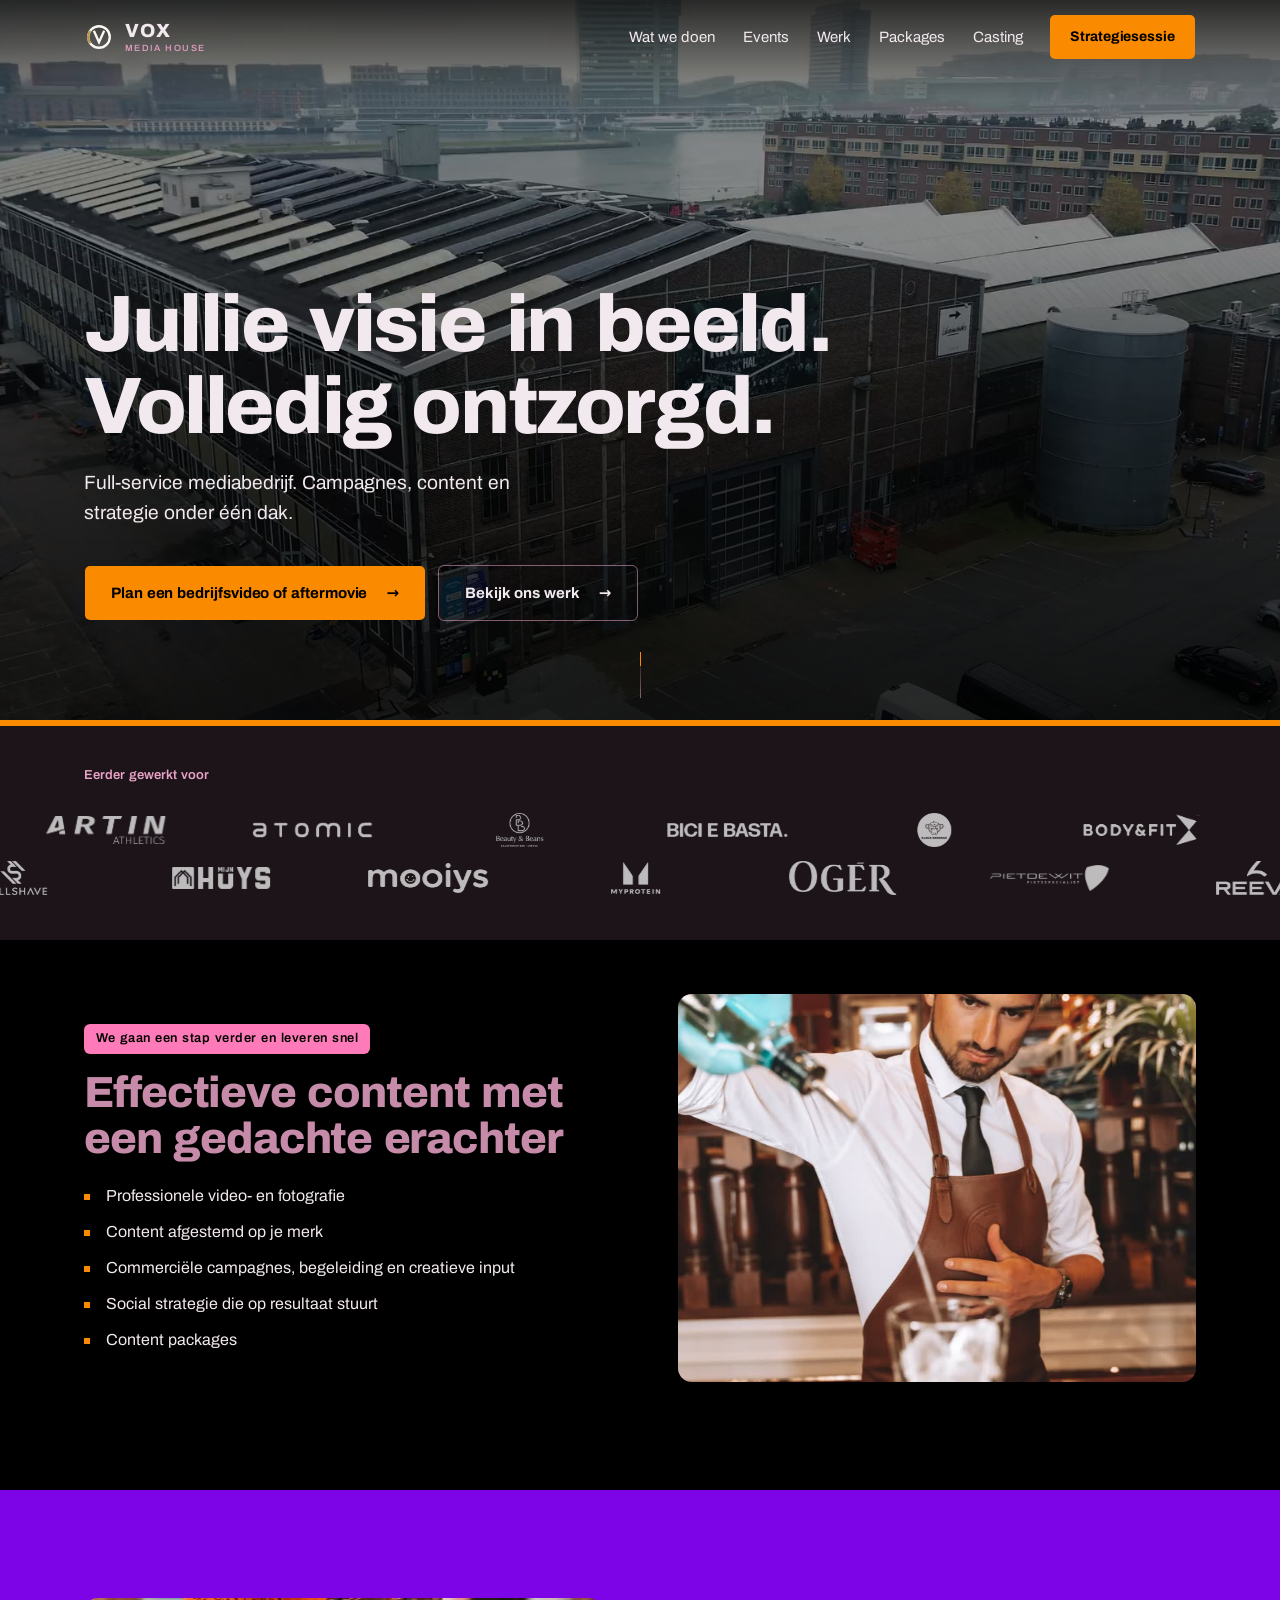
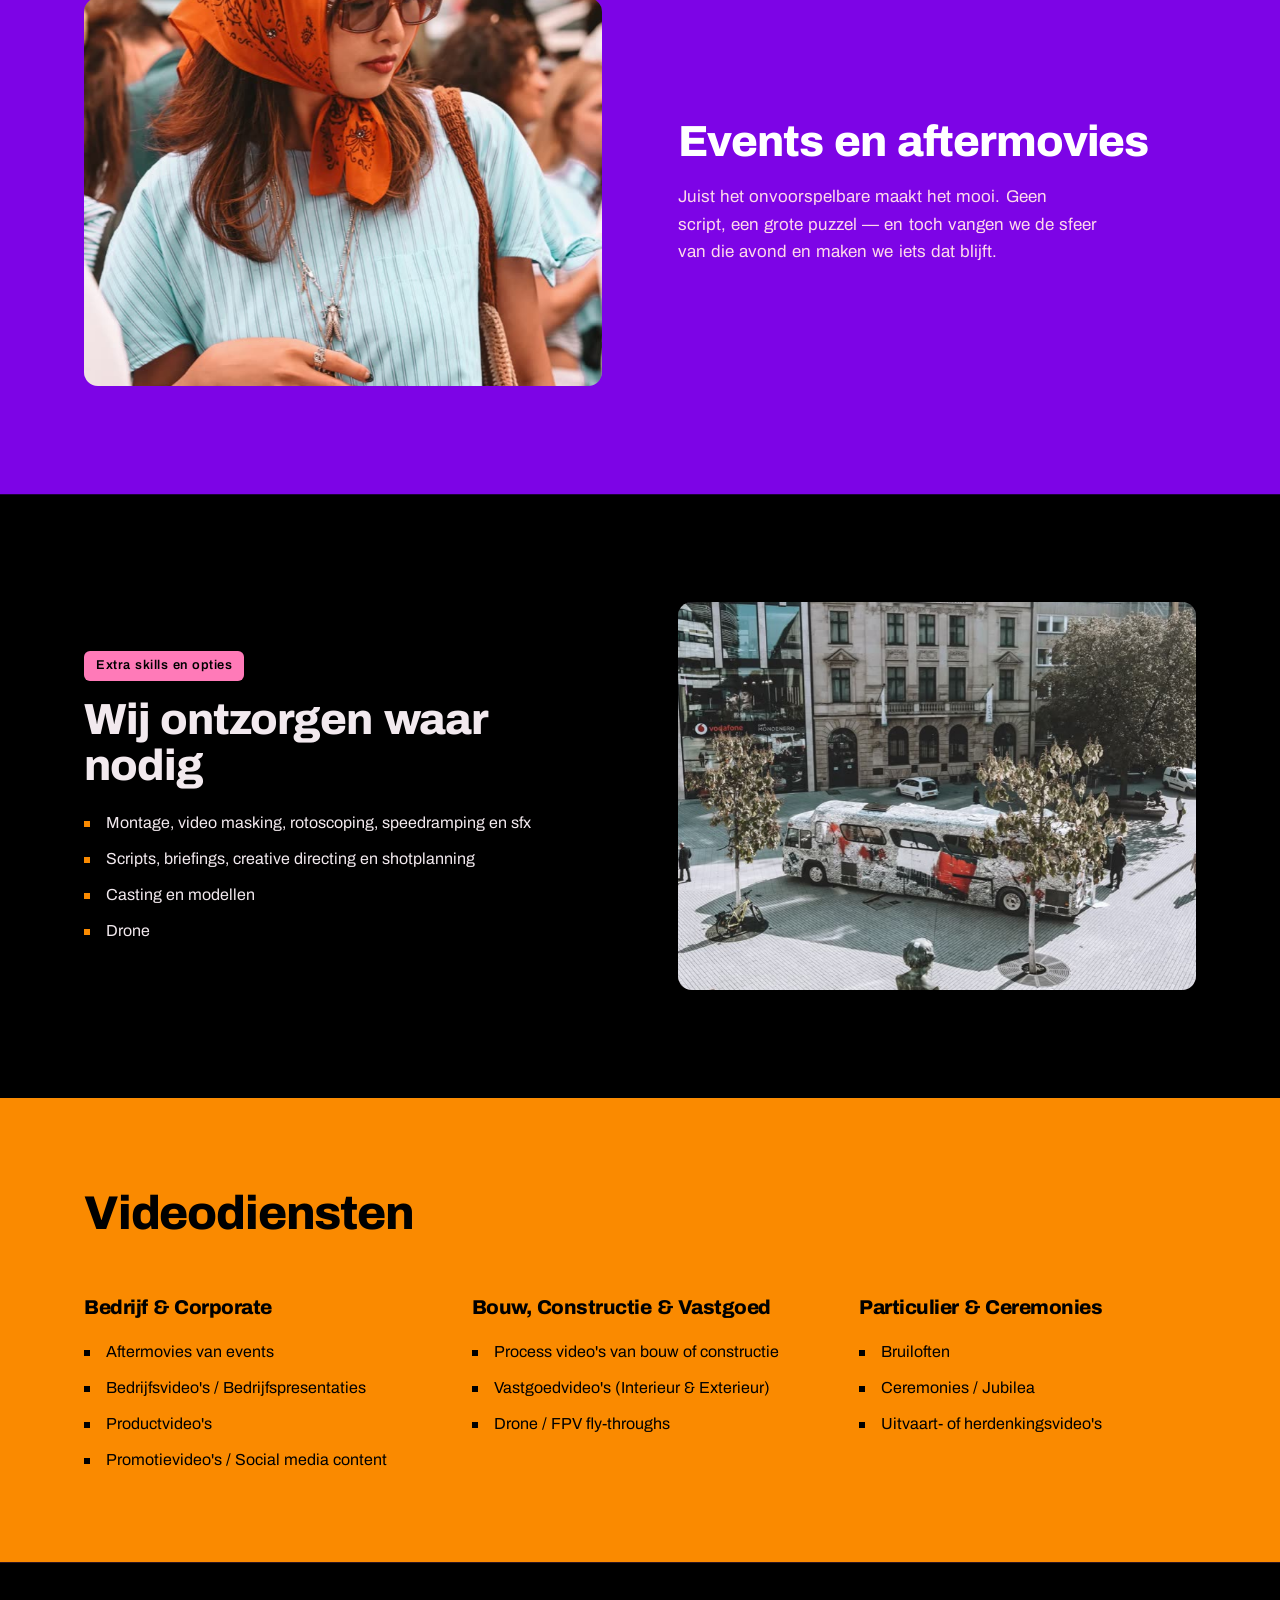
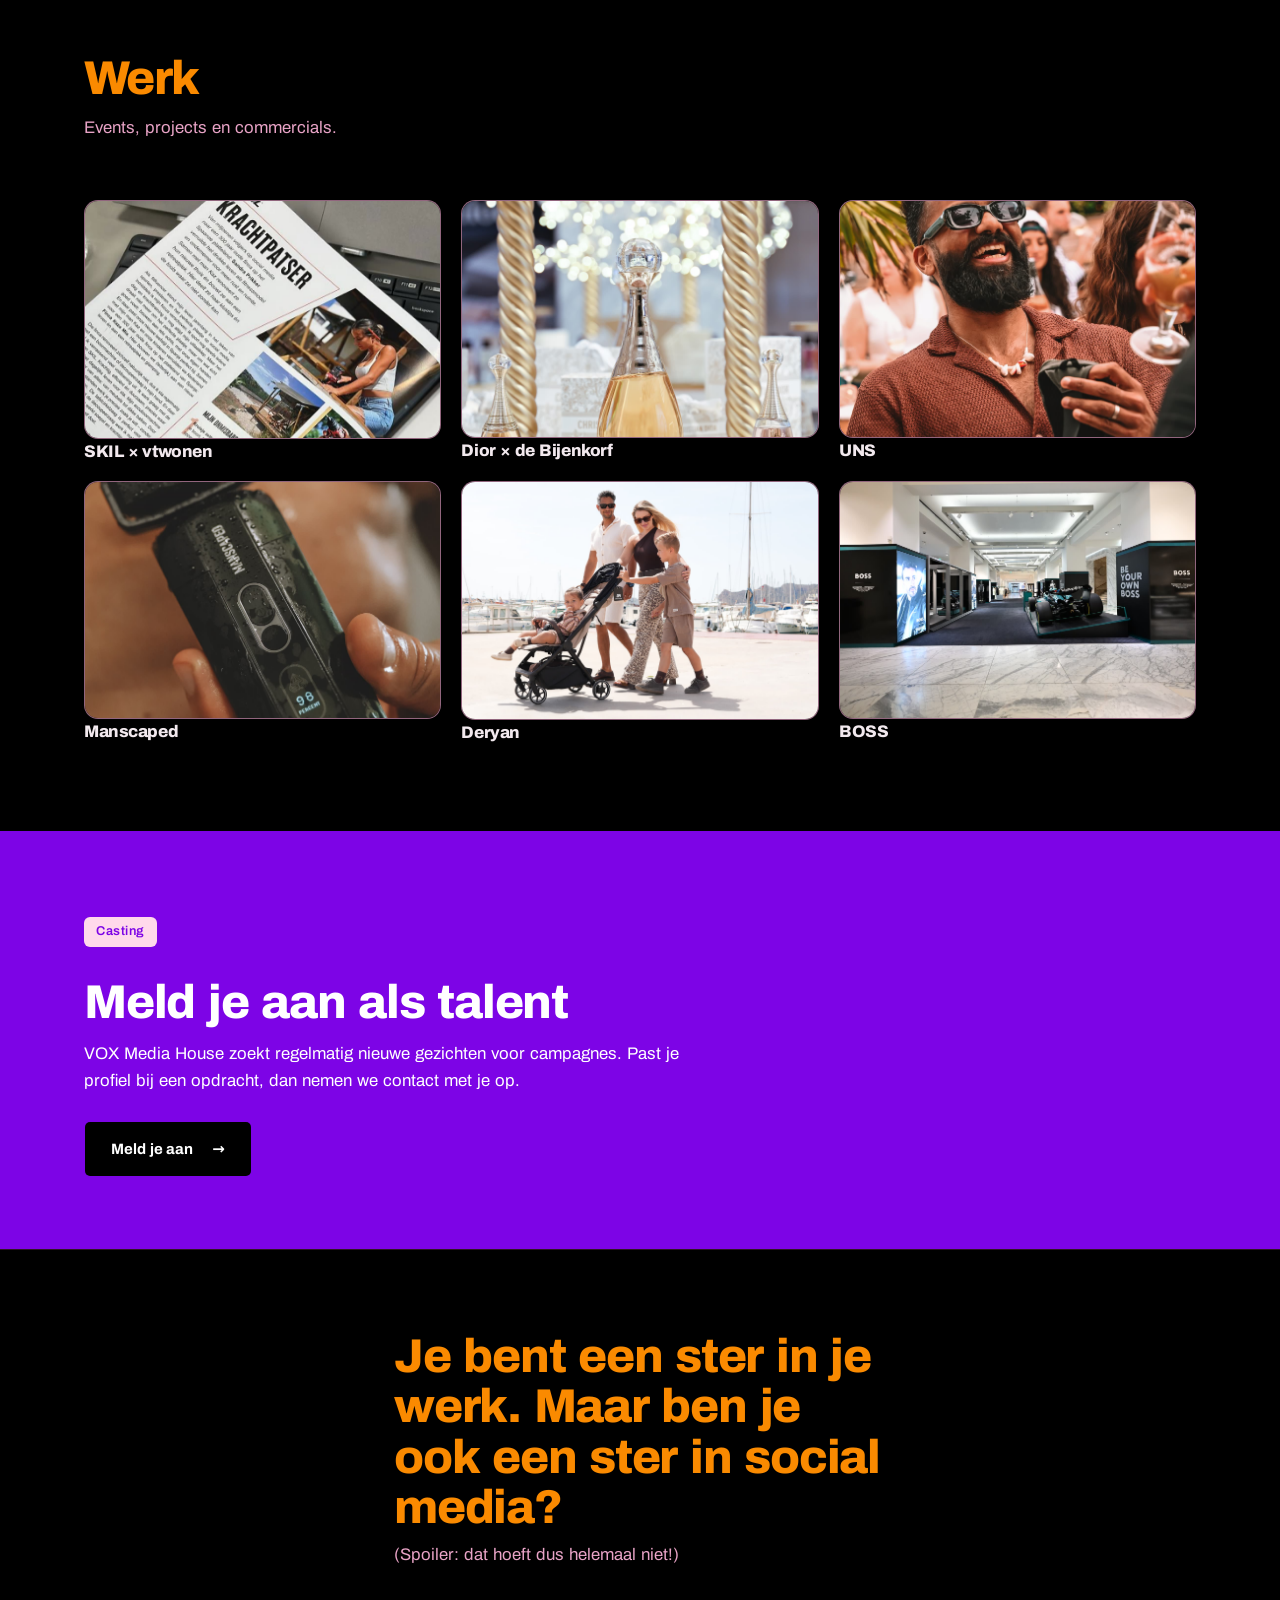
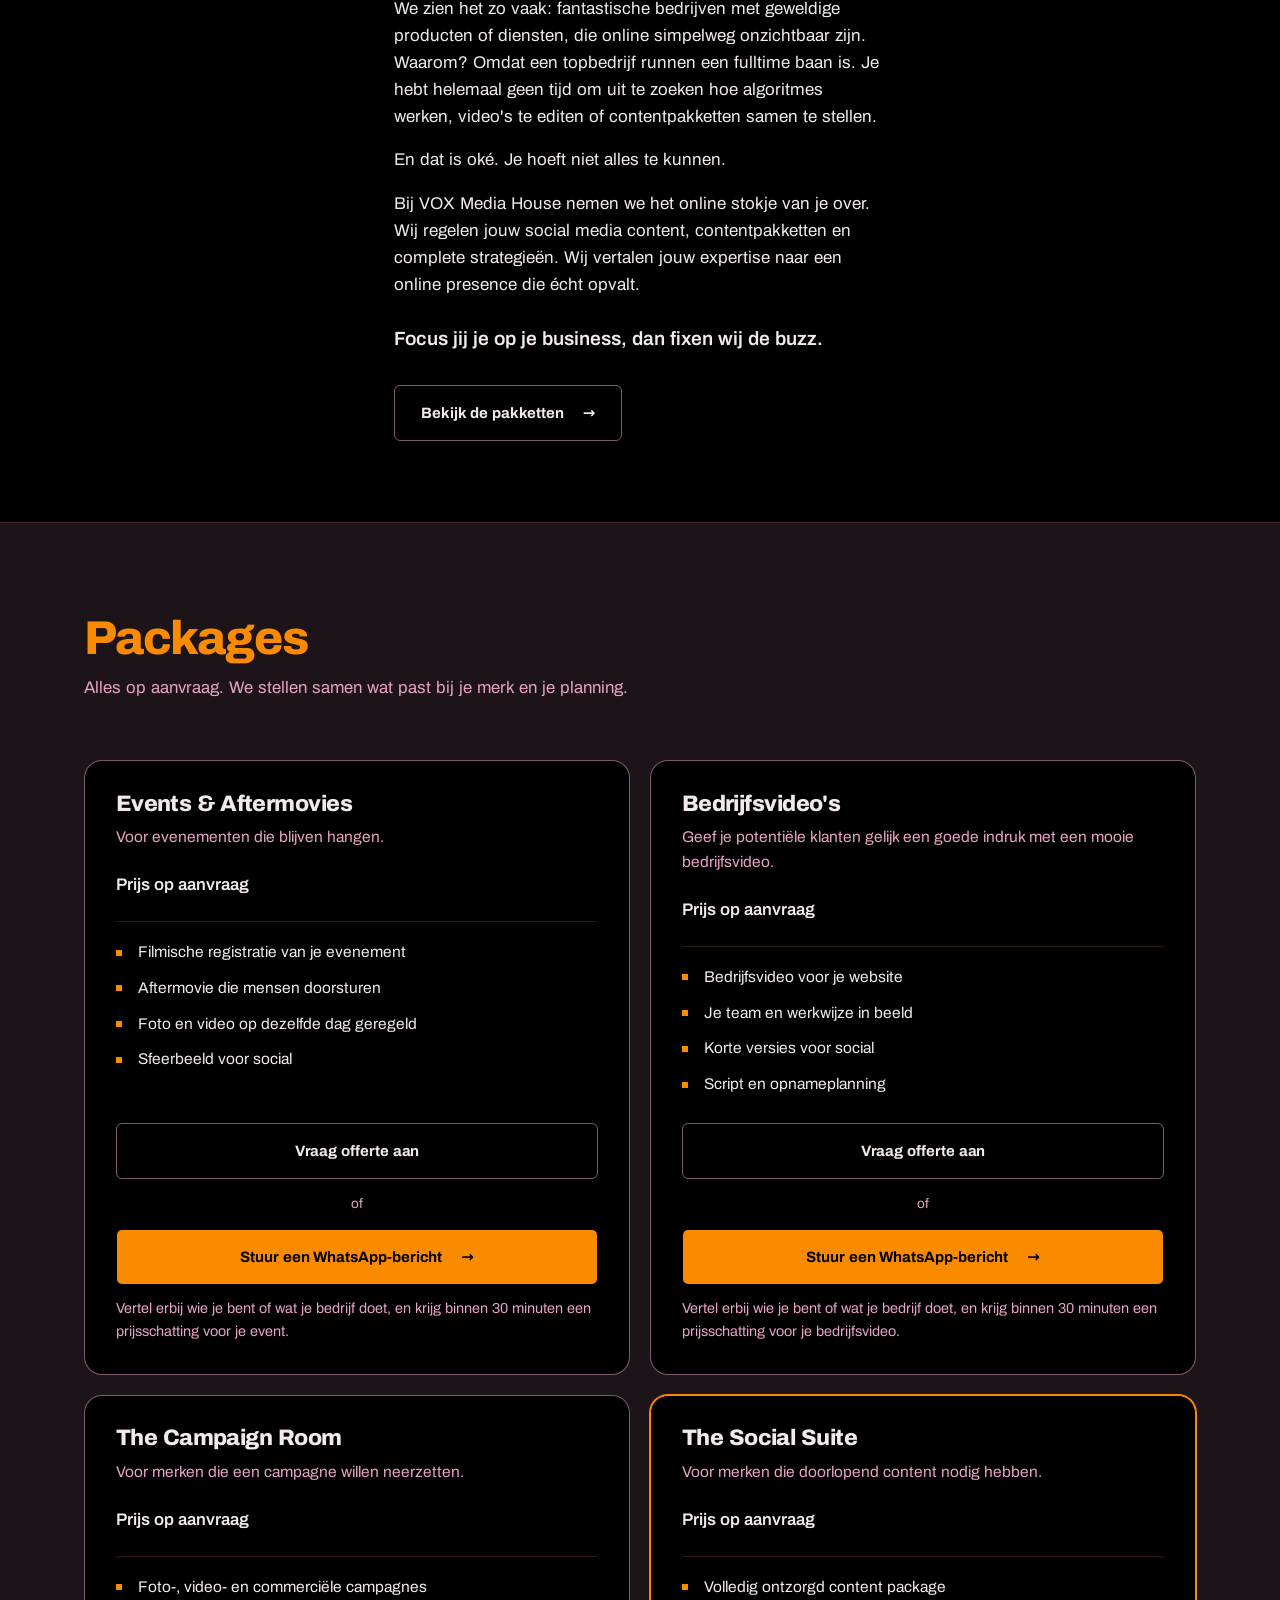
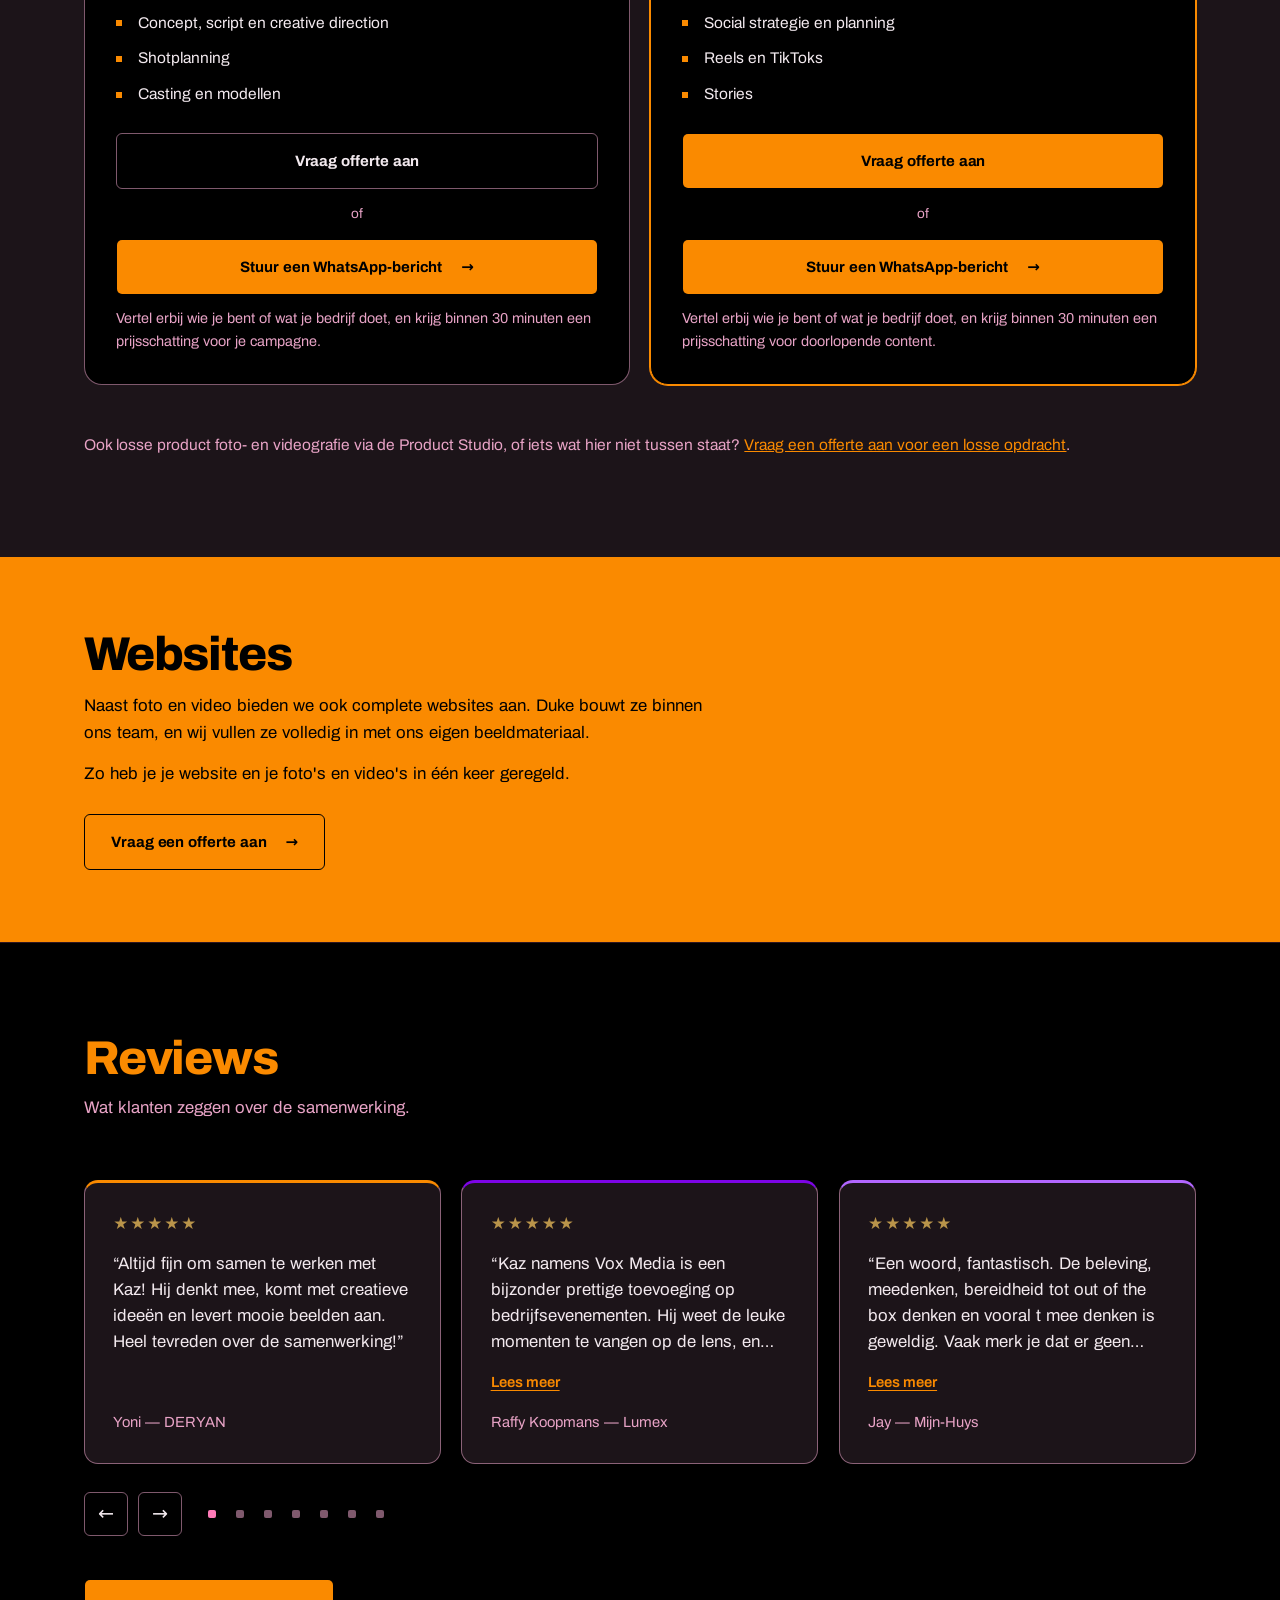
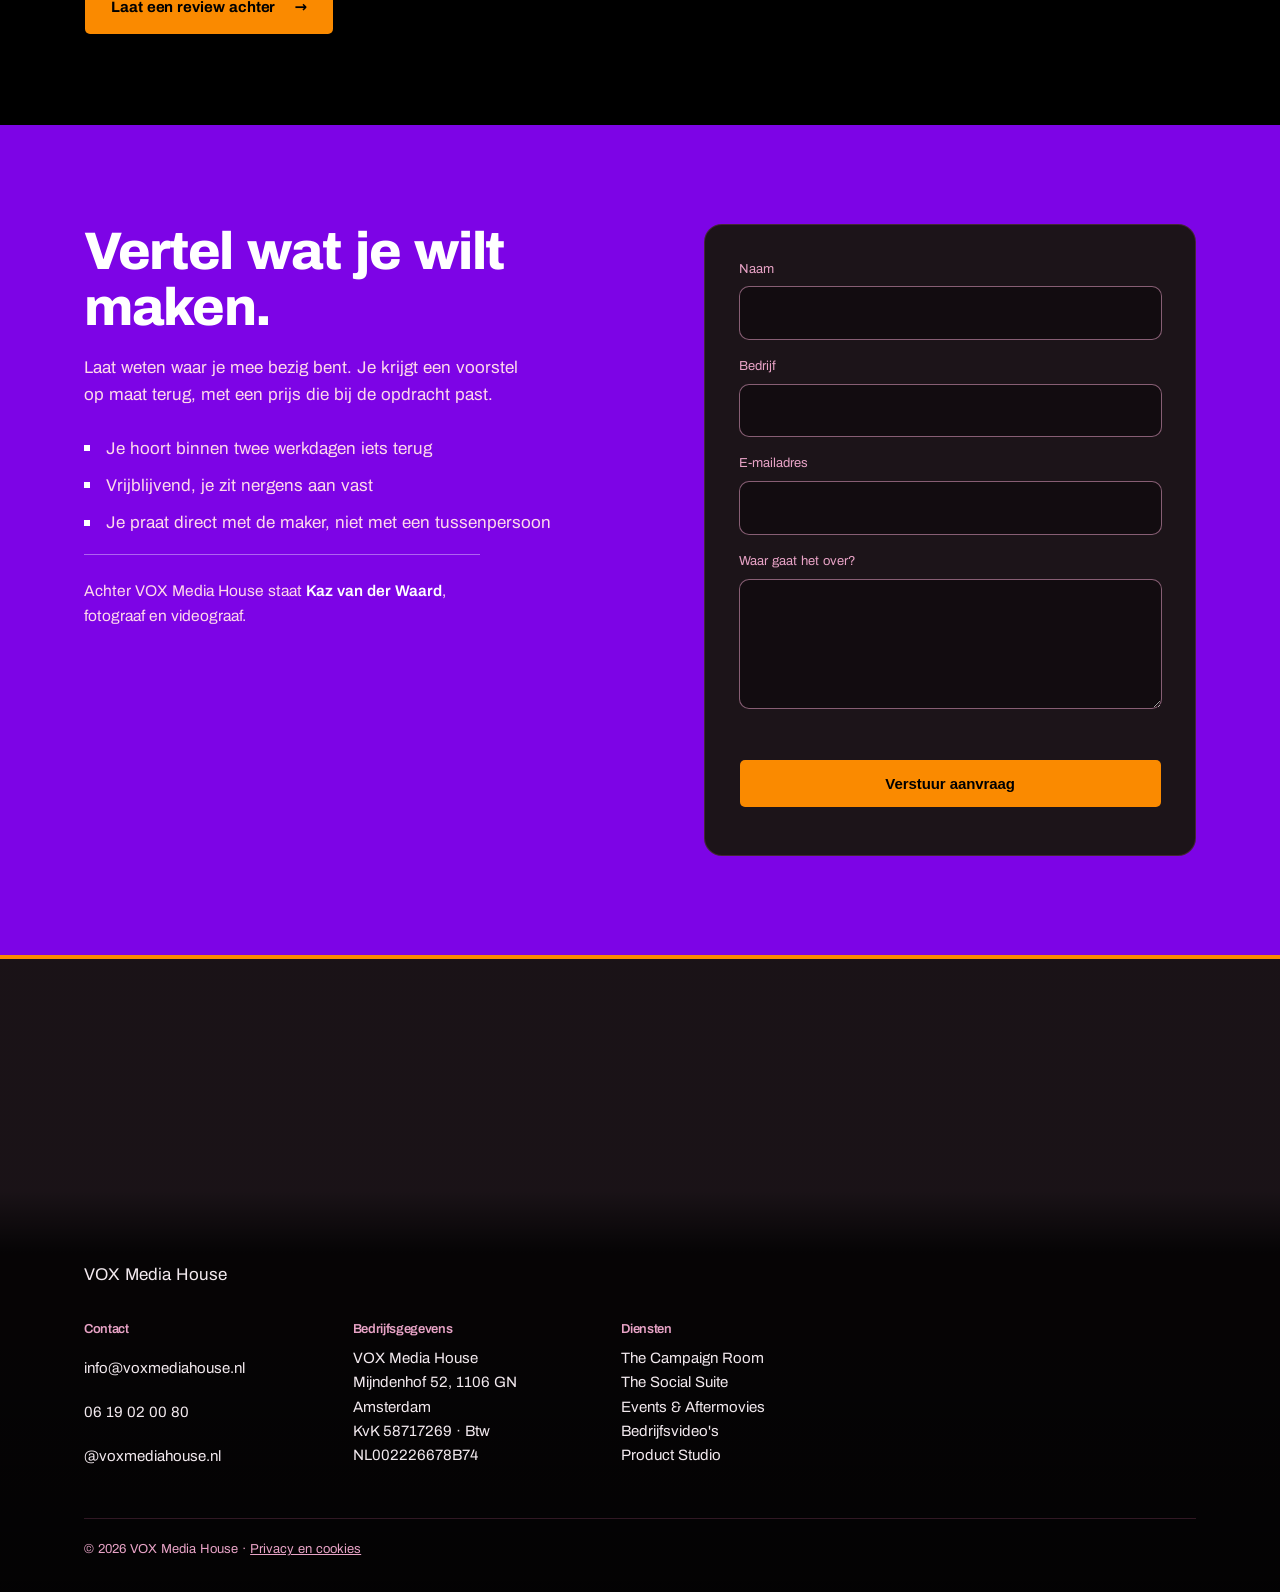
<file: index.html>
<!DOCTYPE html>
<html lang="nl">
<head>
<meta name="robots" content="noindex,nofollow">
<meta charset="utf-8">
<meta name="viewport" content="width=device-width, initial-scale=1, viewport-fit=cover">
<title>Videograaf &amp; fotograaf Amsterdam | VOX Media House</title>
<meta name="description" content="Bedrijfsvideo, productfotografie en social content voor ondernemers in Amsterdam en heel Nederland. VOX Media House maakt, plant en optimaliseert.">
<meta name="theme-color" content="#000000">
<!-- Adressen staan op het eigen domein. De deelweergave in WhatsApp werkt zodra voxmediahouse.nl is geregistreerd en in Netlify als domein is toegevoegd. -->
<link rel="canonical" href="https://voxmediahouse.nl/">
<meta property="og:type" content="website">
<meta property="og:locale" content="nl_NL">
<meta property="og:site_name" content="VOX Media House">
<meta property="og:title" content="Videograaf &amp; fotograaf Amsterdam | VOX Media House">
<meta property="og:description" content="Bedrijfsvideo, productfotografie en social content voor ondernemers in Amsterdam en heel Nederland. VOX Media House maakt, plant en optimaliseert.">
<meta property="og:url" content="https://voxmediahouse.nl/">
<meta property="og:image" content="https://voxmediahouse.nl/assets/og-image.png">
<meta property="og:image:width" content="1200">
<meta property="og:image:height" content="630">
<meta name="twitter:card" content="summary_large_image">
<link rel="icon" href="favicon.svg" type="image/svg+xml">
<link rel="apple-touch-icon" href="assets/apple-touch-icon.png">
<link rel="preload" href="assets/fonts/archivo-latin-wght-normal.woff2" as="font" type="font/woff2" crossorigin>
<link rel="stylesheet" href="styles.css">
<script src="intro.js"></script>
<script>(function(){var r=window.matchMedia&&window.matchMedia("(prefers-reduced-motion: reduce)").matches;document.documentElement.className+=r?" js":" js anim";})();</script>
<script type="application/ld+json">
{
  "@context": "https://schema.org",
  "@type": "ProfessionalService",
  "@id": "https://voxmediahouse.nl/#bedrijf",
  "name": "VOX Media House",
  "description": "Full-service mediabedrijf voor campagnes, social content, aftermovies en productfotografie.",
  "url": "https://voxmediahouse.nl/",
  "logo": "https://voxmediahouse.nl/assets/og-image.png",
  "image": "https://voxmediahouse.nl/assets/og-image.png",
  "email": "info@voxmediahouse.nl",
  "areaServed": {
    "@type": "Country",
    "name": "Nederland"
  },
  "address": {
    "@type": "PostalAddress",
    "streetAddress": "Mijndenhof 52",
    "postalCode": "1106 GN",
    "addressLocality": "Amsterdam",
    "addressCountry": "NL"
  },
  "telephone": "+31619020080",
  "vatID": "NL002226678B74",
  "legalName": "Kaz van der Waard",
  "founder": {
    "@type": "Person",
    "name": "Kaz van der Waard",
    "sameAs": "https://www.instagram.com/voxmediahouse.nl/"
  },
  "sameAs": [
    "https://www.instagram.com/voxmediahouse.nl/"
  ],
  "hasOfferCatalog": {
    "@type": "OfferCatalog",
    "name": "Diensten",
    "itemListElement": [
      {
        "@type": "Offer",
        "itemOffered": {
          "@type": "Service",
          "name": "The Campaign Room",
          "description": "Foto-, video- en commerciele campagnes, inclusief concept, script, creative direction, shotplanning, casting en modellen."
        }
      },
      {
        "@type": "Offer",
        "itemOffered": {
          "@type": "Service",
          "name": "The Social Suite",
          "description": "Volledig ontzorgde social content packages met strategie, planning, Reels, TikToks en copy."
        }
      },
      {
        "@type": "Offer",
        "itemOffered": {
          "@type": "Service",
          "name": "Event en Aftermovies",
          "description": "Filmische registratie van evenementen."
        }
      },
      {
        "@type": "Offer",
        "itemOffered": {
          "@type": "Service",
          "name": "Bedrijfsvideo's",
          "description": "Bedrijfsvideo's voor website en social, inclusief script en opnameplanning."
        }
      },
      {
        "@type": "Offer",
        "itemOffered": {
          "@type": "Service",
          "name": "Product Studio",
          "description": "Product foto- en videografie voor webshop en social media."
        }
      }
    ]
  }
}
</script>
</head>
<body>
<div class="intro" aria-hidden="true">
  <div class="intro__zwart intro__zwart--boven"></div>
  <div class="intro__zwart intro__zwart--onder"></div>
  <div class="intro__logo">
    <svg viewBox="0 0 64 64" width="84" height="84" aria-hidden="true" focusable="false">
        <circle cx="32" cy="32" r="23" fill="none" stroke="#FBF7F1" stroke-width="5"/>
        <path d="M22 21 L32 43 L42 21" fill="none" stroke="#FBF7F1" stroke-width="5" stroke-linecap="square"/>
        <path d="M12.1 20.5 A23 23 0 0 0 12.1 43.5" fill="none" stroke="#B9944A" stroke-width="5" stroke-linecap="round"/>
    </svg>
  </div>
  <div class="intro__flits"></div>
</div>
<a class="skip" href="#hoofd">Naar de inhoud</a>
<header class="nav" id="nav">
  <div class="nav__in">
    <a class="nav__logo" href="#top" aria-label="VOX Media House, naar boven">
      <svg viewBox="0 0 64 64" width="30" height="30" aria-hidden="true" focusable="false">
        <circle cx="32" cy="32" r="23" fill="none" stroke="#FBF7F1" stroke-width="5"/>
        <path d="M22 21 L32 43 L42 21" fill="none" stroke="#FBF7F1" stroke-width="5" stroke-linecap="square"/>
        <path d="M12.1 20.5 A23 23 0 0 0 12.1 43.5" fill="none" stroke="#B9944A" stroke-width="5" stroke-linecap="round"/>
      </svg>
      <span class="nav__name"><b>VOX</b><i>MEDIA HOUSE</i></span>
    </a>
    <button class="nav__toggle" type="button" id="navknop" aria-expanded="false" aria-controls="navmenu" aria-label="Menu openen">
      <span></span><span></span>
    </button>
    <div class="nav__panel" id="navmenu">
      <nav class="nav__links" aria-label="Hoofdmenu">
        <a href="#pijlers">Wat we doen</a>
        <a href="#events">Events</a>
        <a href="#werk">Werk</a>
        <a href="#packages">Packages</a>
        <a href="casting.html">Casting</a>
      </nav>
      <a class="btn btn--primary btn--sm nav__cta" href="#contact">Strategiesessie</a>
    </div>
  </div>
</header>
<div class="voortgang" aria-hidden="true"></div>
<main id="hoofd">
<section class="hero" id="top">
  <!-- HOOFDVIDEO (nov 2026): assets/media/hero-2026-11-b.mp4. Nieuw bestand = nieuwe naam (30 dagen cache). Leeg data-src = alleen het posterbeeld. -->
  <div class="hero__media" aria-hidden="true">
    <img class="hero__poster" src="assets/media/poster-hero-2026-11-b.jpg" alt="">
    <video class="hero__video" playsinline muted loop preload="none" poster="assets/media/poster-hero-2026-11-b.jpg" data-src="assets/media/hero-2026-11-b.mp4"></video>
  </div>
  <div class="hero__scrim" aria-hidden="true"></div>
  <div class="hero__in">
    <h1 class="hero__title"><span class="kw"><span>Jullie</span></span> <span class="kw"><span>visie</span></span> <span class="kw"><span>in</span></span> <span class="kw"><span>beeld.</span></span> <span class="kw"><span>Volledig</span></span> <span class="kw"><span>ontzorgd.</span></span></h1>
    <p class="hero__sub">Full-service mediabedrijf. Campagnes, content en strategie onder één dak.</p>
    <div class="hero__acts">
      <a class="btn btn--primary" href="#pakket-events">Plan een bedrijfsvideo of aftermovie<span class="btn__pijl" aria-hidden="true">&rarr;</span></a>
      <a class="btn btn--ghost" href="#werk">Bekijk ons werk<span class="btn__pijl" aria-hidden="true">&rarr;</span></a>
    </div>
  </div>
  <div class="hero__hint" aria-hidden="true"><span></span></div>
</section>
<section class="merken" aria-labelledby="merken-kop">
  <p class="merken__kop" id="merken-kop">Eerder gewerkt voor</p>
  <div class="merken__band">
    <div class="merken__rij merken__rij--links">
      <ul class="merken__spoor"><li data-merk="a-lot-to-celebrate">A Lot To Celebrate</li><li data-merk="artin-athletics">ARTIN Athletics</li><li data-merk="atomic">Atomic</li><li data-merk="beauty-en-beans">Beauty &amp; Beans</li><li data-merk="bici-e-basta">BICI E BASTA</li><li data-merk="black-bananas">Black Bananas</li><li data-merk="bodyenfit">Body&amp;Fit</li><li data-merk="club-padel">Club Padel</li><li data-merk="day-en-nite">Day &amp; Nite</li><li data-merk="de-maat-fabriek">De Maat Fabriek</li><li data-merk="deryan">DERYAN</li><li data-merk="easytoys">EasyToys</li><li data-merk="fiido">Fiido</li><li data-merk="focuscare">FOCUSCARE</li><li data-merk="icon-amsterdam">ICON. Amsterdam</li><li data-merk="lumex">LUMEX</li><li data-merk="manscaped">Manscaped</li></ul>
      <ul class="merken__spoor" aria-hidden="true"><li data-merk="a-lot-to-celebrate">A Lot To Celebrate</li><li data-merk="artin-athletics">ARTIN Athletics</li><li data-merk="atomic">Atomic</li><li data-merk="beauty-en-beans">Beauty &amp; Beans</li><li data-merk="bici-e-basta">BICI E BASTA</li><li data-merk="black-bananas">Black Bananas</li><li data-merk="bodyenfit">Body&amp;Fit</li><li data-merk="club-padel">Club Padel</li><li data-merk="day-en-nite">Day &amp; Nite</li><li data-merk="de-maat-fabriek">De Maat Fabriek</li><li data-merk="deryan">DERYAN</li><li data-merk="easytoys">EasyToys</li><li data-merk="fiido">Fiido</li><li data-merk="focuscare">FOCUSCARE</li><li data-merk="icon-amsterdam">ICON. Amsterdam</li><li data-merk="lumex">LUMEX</li><li data-merk="manscaped">Manscaped</li></ul>
    </div>
    <div class="merken__rij merken__rij--rechts">
      <ul class="merken__spoor"><li data-merk="mijn-huys">Mijn Huys</li><li data-merk="mooiys">Mooiys</li><li data-merk="myprotein">MyProtein</li><li data-merk="oger">OGER</li><li data-merk="piet-de-wit-fietsspecialist">Piet de Wit Fietsspecialist</li><li data-merk="reeva">REEVA</li><li data-merk="rsm-alkmaar-culinair-plaza">RSM Alkmaar Culinair Plaza</li><li data-merk="shakekings">ShakeKings</li><li data-merk="shermanology">Shermanology</li><li data-merk="skil">SKIL</li><li data-merk="sol-de-janeiro">Sol de Janeiro</li><li data-merk="the-eyden-berg">The Eyden Berg</li><li data-merk="undiemeister">Undiemeister</li><li data-merk="uniserver">Uniserver</li><li data-merk="uns">UNS</li><li data-merk="wellshave">Wellshave</li></ul>
      <ul class="merken__spoor" aria-hidden="true"><li data-merk="mijn-huys">Mijn Huys</li><li data-merk="mooiys">Mooiys</li><li data-merk="myprotein">MyProtein</li><li data-merk="oger">OGER</li><li data-merk="piet-de-wit-fietsspecialist">Piet de Wit Fietsspecialist</li><li data-merk="reeva">REEVA</li><li data-merk="rsm-alkmaar-culinair-plaza">RSM Alkmaar Culinair Plaza</li><li data-merk="shakekings">ShakeKings</li><li data-merk="shermanology">Shermanology</li><li data-merk="skil">SKIL</li><li data-merk="sol-de-janeiro">Sol de Janeiro</li><li data-merk="the-eyden-berg">The Eyden Berg</li><li data-merk="undiemeister">Undiemeister</li><li data-merk="uniserver">Uniserver</li><li data-merk="uns">UNS</li><li data-merk="wellshave">Wellshave</li></ul>
    </div>
  </div>
  <!-- LOGO TOEVOEGEN: zet het bestand in assets/logo/klanten/ en koppel het
       in logos.json aan de slug uit data-merk. De naam blijft staan zolang er
       geen bestand bij hoort, dus er valt nooit een gat in de band. -->
</section>

<section class="pillars" id="pijlers" aria-labelledby="pijlers-kop">
  <h2 class="sr-only" id="pijlers-kop">Wat we doen</h2>

  <article class="pillar reveal">
    <div class="pillar__txt">
      <p class="badge">We gaan een stap verder en leveren snel</p>
      <h3 data-words>Effectieve content met een gedachte erachter</h3>
      <ul class="lijst">
        <li>Professionele video- en fotografie</li>
        <li>Content afgestemd op je merk</li>
        <li>Commerciële campagnes, begeleiding en creatieve input</li>
        <li>Social strategie die op resultaat stuurt</li>
        <li>Content packages</li>
      </ul>
    </div>
    <figure class="pillar__img"><img src="assets/media/blok-aanbod.jpg" srcset="assets/media/blok-aanbod-800.jpg 800w, assets/media/blok-aanbod.jpg 1400w" sizes="(max-width:760px) 92vw, 560px" alt="Beeld uit een campagneproductie" width="1200" height="900" loading="lazy" decoding="async"></figure>
  </article>

  <article class="pillar pillar--flip reveal" id="events">
    <div class="pillar__txt">
      <h3>Events en aftermovies</h3>
      <p>Juist het onvoorspelbare maakt het mooi. Geen script, een grote puzzel — en toch vangen we de sfeer van die avond en maken we iets dat blijft.</p>
    </div>
    <figure class="pillar__img"><img src="assets/media/blok-events.jpg" srcset="assets/media/blok-events-800.jpg 800w, assets/media/blok-events.jpg 1400w" sizes="(max-width:760px) 92vw, 560px" alt="Beeld uit een aftermovie" width="1200" height="900" loading="lazy" decoding="async"></figure>
  </article>

  <article class="pillar">
    <div class="pillar__txt">
      <p class="badge">Extra skills en opties</p>
      <h3>Wij ontzorgen waar nodig</h3>
      <ul class="lijst">
        <li>Montage, video masking, rotoscoping, speedramping en sfx</li>
        <li>Scripts, briefings, creative directing en shotplanning</li>
        <li>Casting en modellen</li>
        <li>Drone</li>
      </ul>
    </div>
    <figure class="pillar__img"><img src="assets/media/blok-montage.jpg" srcset="assets/media/blok-montage-800.jpg 800w, assets/media/blok-montage.jpg 1400w" sizes="(max-width:760px) 92vw, 560px" alt="Productfotografie in de studio" width="1200" height="900" loading="lazy" decoding="async"></figure>
  </article>
</section>

<section class="diensten" id="diensten" aria-labelledby="diensten-kop">
  <div class="sec__head">
    <h2 id="diensten-kop">Videodiensten</h2>
  </div>
  <div class="diensten__grid">
    <div>
      <h3>Bedrijf &amp; Corporate</h3>
      <ul class="lijst">
        <li>Aftermovies van events</li>
        <li>Bedrijfsvideo's / Bedrijfspresentaties</li>
        <li>Productvideo's</li>
        <li>Promotievideo's / Social media content</li>
      </ul>
    </div>
    <div>
      <h3>Bouw, Constructie &amp; Vastgoed</h3>
      <ul class="lijst">
        <li>Process video's van bouw of constructie</li>
        <li>Vastgoedvideo's (Interieur &amp; Exterieur)</li>
        <li>Drone / FPV fly-throughs</li>
      </ul>
    </div>
    <div>
      <h3>Particulier &amp; Ceremonies</h3>
      <ul class="lijst">
        <li>Bruiloften</li>
        <li>Ceremonies / Jubilea</li>
        <li>Uitvaart- of herdenkingsvideo's</li>
      </ul>
    </div>
  </div>
</section>

<section class="work" id="werk" aria-labelledby="werk-kop">
  <div class="sec__head">
    <h2 id="werk-kop">Werk</h2>
    <p>Events, projects en commercials.</p>
  </div>
  <!-- ITEM TOEVOEGEN: kopieer een kaartblok hieronder, zet je foto als assets/media/werk-<merknaam>.jpg (3:2, minimaal 1200px breed) en vervang de titel. -->
  <div class="grid">
    <div class="card">
      <span class="card__kader"><img src="assets/media/werk-skil.jpg" alt="SKIL x vtwonen" width="1600" height="1067" loading="lazy" decoding="async"></span>
      <h3>SKIL &times; vtwonen</h3>
    </div>
    <div class="card">
      <span class="card__kader"><img src="assets/media/werk-dior-bijenkorf.jpg" alt="Dior x de Bijenkorf" width="1600" height="1067" loading="lazy" decoding="async"></span>
      <h3>Dior &times; de Bijenkorf</h3>
    </div>
    <div class="card">
      <span class="card__kader"><img src="assets/media/werk-uns.jpg" alt="UNS" width="1600" height="1067" loading="lazy" decoding="async"></span>
      <h3>UNS</h3>
    </div>
    <div class="card">
      <span class="card__kader"><img src="assets/media/werk-manscaped.jpg" alt="Manscaped" width="1600" height="1067" loading="lazy" decoding="async"></span>
      <h3>Manscaped</h3>
    </div>
    <div class="card">
      <span class="card__kader"><img src="assets/media/werk-deryan.jpg" alt="Deryan" width="1600" height="1067" loading="lazy" decoding="async"></span>
      <h3>Deryan</h3>
    </div>
    <div class="card">
      <span class="card__kader"><img src="assets/media/werk-boss.jpg" alt="BOSS" width="1600" height="1067" loading="lazy" decoding="async"></span>
      <h3>BOSS</h3>
    </div>
  </div>
</section>

<section class="castingband" id="casting-oproep" aria-labelledby="castingband-kop">
  <div class="castingband__in">
    <p class="badge">Casting</p>
    <h2 id="castingband-kop">Meld je aan als talent</h2>
    <p>VOX Media House zoekt regelmatig nieuwe gezichten voor campagnes. Past je profiel bij een opdracht, dan nemen we contact met je op.</p>
    <a class="btn btn--primary" href="casting.html">Meld je aan<span class="btn__pijl" aria-hidden="true">&rarr;</span></a>
  </div>
</section>

<section class="ster" id="ster" aria-labelledby="ster-kop">
  <div class="ster__in">
    <h2 id="ster-kop">Je bent een ster in je werk. Maar ben je ook een ster in social media?</h2>
    <p class="ster__spoiler">(Spoiler: dat hoeft dus helemaal niet!)</p>
    <div class="ster__tekst">
      <p>We zien het zo vaak: fantastische bedrijven met geweldige producten of diensten, die online simpelweg onzichtbaar zijn. Waarom? Omdat een topbedrijf runnen een fulltime baan is. Je hebt helemaal geen tijd om uit te zoeken hoe algoritmes werken, video's te editen of contentpakketten samen te stellen.</p>
      <p>En dat is ok&eacute;. Je hoeft niet alles te kunnen.</p>
      <p>Bij VOX Media House nemen we het online stokje van je over. Wij regelen jouw social media content, contentpakketten en complete strategie&euml;n. Wij vertalen jouw expertise naar een online presence die &eacute;cht opvalt.</p>
    </div>
    <p class="ster__belofte">Focus jij je op je business, dan fixen wij de buzz.</p>
    <a class="btn btn--ghost" href="#packages">Bekijk de pakketten<span class="btn__pijl" aria-hidden="true">&rarr;</span></a>
  </div>
</section>

<section class="packages" id="packages" aria-labelledby="pack-kop">
  <div class="sec__head">
    <h2 id="pack-kop">Packages</h2>
    <p>Alles op aanvraag. We stellen samen wat past bij je merk en je planning.</p>
  </div>
  <div class="packs">

    <article class="pack reveal" id="pakket-events">
      <h3>Events &amp; Aftermovies</h3>
      <p class="pack__for">Voor evenementen die blijven hangen.</p>
      <p class="pack__price"><span class="pack__aanvraag">Prijs op aanvraag</span></p>
      <ul>
        <li>Filmische registratie van je evenement</li>
        <li>Aftermovie die mensen doorsturen</li>
        <li>Foto en video op dezelfde dag geregeld</li>
        <li>Sfeerbeeld voor social</li>
      </ul>
      <a class="btn btn--ghost btn--full" href="#contact" data-pakket="Events en Aftermovies">Vraag offerte aan</a>
      <p class="pack__of">of</p>
      <a class="btn btn--primary btn--full events__whatsapp" href="https://wa.me/31619020080?text=Hoi%20Kaz!%20Ik%20organiseer%20een%20event%20en%20wil%20graag%20foto-%20en%20videografie%20laten%20regelen.%20Even%20over%20mezelf%20of%20mijn%20bedrijf%3A%20" target="_blank" rel="noopener">Stuur een WhatsApp-bericht<span class="btn__pijl" aria-hidden="true">&rarr;</span></a>
      <p class="events__belofte">Vertel erbij wie je bent of wat je bedrijf doet, en krijg binnen 30 minuten een prijsschatting voor je event.</p>
    </article>

    <article class="pack reveal">
      <h3>Bedrijfsvideo's</h3>
      <p class="pack__for">Geef je potenti&euml;le klanten gelijk een goede indruk met een mooie bedrijfsvideo.</p>
      <p class="pack__price"><span class="pack__aanvraag">Prijs op aanvraag</span></p>
      <ul>
        <li>Bedrijfsvideo voor je website</li>
        <li>Je team en werkwijze in beeld</li>
        <li>Korte versies voor social</li>
        <li>Script en opnameplanning</li>
      </ul>
      <a class="btn btn--ghost btn--full" href="#contact" data-pakket="Bedrijfsvideo">Vraag offerte aan</a>
      <p class="pack__of">of</p>
      <a class="btn btn--primary btn--full events__whatsapp" href="https://wa.me/31619020080?text=Hoi%20Kaz!%20Ik%20wil%20graag%20een%20bedrijfsvideo%20laten%20maken%20en%20ben%20benieuwd%20naar%20de%20kosten.%20Even%20over%20mezelf%20of%20mijn%20bedrijf%3A%20" target="_blank" rel="noopener">Stuur een WhatsApp-bericht<span class="btn__pijl" aria-hidden="true">&rarr;</span></a>
      <p class="events__belofte">Vertel erbij wie je bent of wat je bedrijf doet, en krijg binnen 30 minuten een prijsschatting voor je bedrijfsvideo.</p>
    </article>

    <article class="pack reveal">
      <h3>The Campaign Room</h3>
      <p class="pack__for">Voor merken die een campagne willen neerzetten.</p>
      <p class="pack__price"><span class="pack__aanvraag">Prijs op aanvraag</span></p>
      <ul>
        <li>Foto-, video- en commerci&euml;le campagnes</li>
        <li>Concept, script en creative direction</li>
        <li>Shotplanning</li>
        <li>Casting en modellen</li>
      </ul>
      <a class="btn btn--ghost btn--full" href="#contact" data-pakket="The Campaign Room">Vraag offerte aan</a>
      <p class="pack__of">of</p>
      <a class="btn btn--primary btn--full events__whatsapp" href="https://wa.me/31619020080?text=Hoi%20Kaz!%20Ik%20wil%20graag%20een%20campagne%20laten%20maken%20en%20ben%20benieuwd%20naar%20de%20kosten.%20Even%20over%20mezelf%20of%20mijn%20bedrijf%3A%20" target="_blank" rel="noopener">Stuur een WhatsApp-bericht<span class="btn__pijl" aria-hidden="true">&rarr;</span></a>
      <p class="events__belofte">Vertel erbij wie je bent of wat je bedrijf doet, en krijg binnen 30 minuten een prijsschatting voor je campagne.</p>
    </article>

    <article class="pack pack--lift reveal">
      <h3>The Social Suite</h3>
      <p class="pack__for">Voor merken die doorlopend content nodig hebben.</p>
      <p class="pack__price"><span class="pack__aanvraag">Prijs op aanvraag</span></p>
      <ul>
        <li>Volledig ontzorgd content package</li>
        <li>Social strategie en planning</li>
        <li>Reels en TikToks</li>
        <li>Stories</li>
      </ul>
      <a class="btn btn--primary btn--full" href="#contact" data-pakket="The Social Suite">Vraag offerte aan</a>
      <p class="pack__of">of</p>
      <a class="btn btn--primary btn--full events__whatsapp" href="https://wa.me/31619020080?text=Hoi%20Kaz!%20Ik%20zoek%20iemand%20die%20doorlopend%20onze%20content%20verzorgt%20en%20ben%20benieuwd%20naar%20de%20kosten.%20Even%20over%20mezelf%20of%20mijn%20bedrijf%3A%20" target="_blank" rel="noopener">Stuur een WhatsApp-bericht<span class="btn__pijl" aria-hidden="true">&rarr;</span></a>
      <p class="events__belofte">Vertel erbij wie je bent of wat je bedrijf doet, en krijg binnen 30 minuten een prijsschatting voor doorlopende content.</p>
    </article>

  </div>
  <p class="packs__note">Ook losse product foto- en videografie via de Product Studio, of iets wat hier niet tussen staat? <a href="#contact" data-pakket="een losse opdracht">Vraag een offerte aan voor een losse opdracht</a>.</p>
</section>

<section class="webbouw" id="websites" aria-labelledby="webbouw-kop">
  <div class="webbouw__in">
    <h2 id="webbouw-kop">Websites</h2>
    <p>Naast foto en video bieden we ook complete websites aan. Duke bouwt ze binnen ons team, en wij vullen ze volledig in met ons eigen beeldmateriaal.</p>
    <p>Zo heb je je website en je foto's en video's in één keer geregeld.</p>
    <a class="btn btn--ghost" href="#contact" data-pakket="Website">Vraag een offerte aan<span class="btn__pijl" aria-hidden="true">&rarr;</span></a>
  </div>
</section>

<section class="reviews" id="reviews" aria-labelledby="reviews-kop">
  <div class="sec__head">
    <h2 id="reviews-kop">Reviews</h2>
    <p>Wat klanten zeggen over de samenwerking.</p>
  </div>
  <!-- Reviews binnengekomen via review-insturen.html, na toestemming voor
       publicatie ("Toestemming Publicatie: ja") in de Netlify-mail. Nieuwe
       kaart toevoegen: kopieer een heel <blockquote class="review">-blok en nummer de aria-label's ("n van N") opnieuw. -->
  <div class="carousel" role="region" aria-roledescription="carousel" aria-label="Klantreviews">
    <div class="review-track" role="group" aria-label="Reviews" tabindex="0">
    <blockquote class="review" role="group" aria-roledescription="slide" aria-label="1 van 9">
      <p class="review__sterren" aria-hidden="true">&#9733;&#9733;&#9733;&#9733;&#9733;</p>
      <p><span class="sr-only">Beoordeling: 5 van de 5 sterren. </span>&ldquo;Altijd fijn om samen te werken met Kaz! Hij denkt mee, komt met creatieve idee&euml;n en levert mooie beelden aan. Heel tevreden over de samenwerking!&rdquo;</p>
      <cite>Yoni &mdash; DERYAN</cite>
    </blockquote>
    <blockquote class="review" role="group" aria-roledescription="slide" aria-label="2 van 9">
      <p class="review__sterren" aria-hidden="true">&#9733;&#9733;&#9733;&#9733;&#9733;</p>
      <p><span class="sr-only">Beoordeling: 5 van de 5 sterren. </span>&ldquo;Kaz namens Vox Media is een bijzonder prettige toevoeging op bedrijfsevenementen. Hij weet de leuke momenten te vangen op de lens, en snapt goed aan wat de opdrachtgever wilt terug zien in de montage! Absolute aanrader, bedankt.&rdquo;</p>
      <cite>Raffy Koopmans &mdash; Lumex</cite>
    </blockquote>
    <blockquote class="review" role="group" aria-roledescription="slide" aria-label="3 van 9">
      <p class="review__sterren" aria-hidden="true">&#9733;&#9733;&#9733;&#9733;&#9733;</p>
      <p><span class="sr-only">Beoordeling: 5 van de 5 sterren. </span>&ldquo;Een woord, fantastisch. De beleving, meedenken, bereidheid tot out of the box denken en vooral t mee denken is geweldig. Vaak merk je dat er geen band is tussen uitvoerende partij en betalende klant. Nou bij Kaz is dat zo anders, warm, familiair en bevriend bijna. Hierdoor snap je elkaar en komen beelden en idee&euml;n veel beter en dieper tot de essentie over. Voor ons geen andere meer als wij contact nodig hebben.&rdquo;</p>
      <cite>Jay &mdash; Mijn-Huys</cite>
    </blockquote>
    <blockquote class="review" role="group" aria-roledescription="slide" aria-label="4 van 9">
      <p class="review__sterren" aria-hidden="true">&#9733;&#9733;&#9733;&#9733;&#9733;</p>
      <p><span class="sr-only">Beoordeling: 5 van de 5 sterren. </span>&ldquo;Met onze BICI E BASTA Business events brengen we het Italiaanse leven voor &eacute;&eacute;n dag naar Nederland. VOX Media House begreep meteen welke sfeer we wilden overbrengen en vertaalde ons plan naar een prachtige video. Op de fiets, naast de fiets en vanuit de lucht: alles komt samen in een verhaal dat echt laat voelen waar BICI E BASTA voor staat. Een fijn resultaat en een prettige samenwerking!&rdquo;</p>
      <cite>Giampaolo Zilli &mdash; BICI E BASTA</cite>
    </blockquote>
    <blockquote class="review" role="group" aria-roledescription="slide" aria-label="5 van 9">
      <p class="review__sterren" aria-hidden="true">&#9733;&#9733;&#9733;&#9733;&#9733;</p>
      <p><span class="sr-only">Beoordeling: 5 van de 5 sterren. </span>&ldquo;Vox Media House heeft voor Beauty &amp; Beans impressievideo's gemaakt die klanten een goed beeld geven van onze salon en hoe wij te werk gaan. Daarnaast hebben ze de bedrijfsfotografie verzorgd, waaronder foto's waarop mijn medewerkers mooi en professioneel naar voren komen. Ook heb ik waardevolle tips en adviezen gekregen voor het maken van content voor social media. Ze hebben goed aangevoeld wat bij Beauty and Beans past en dat vertaald naar beelden die ons bedrijf laten zien zoals het is. Top!&rdquo;</p>
      <cite>Laura Bakker &mdash; Beauty &amp; Beans</cite>
    </blockquote>
    <blockquote class="review" role="group" aria-roledescription="slide" aria-label="6 van 9">
      <p class="review__sterren" aria-hidden="true">&#9733;&#9733;&#9733;&#9733;&#9733;</p>
      <p><span class="sr-only">Beoordeling: 5 van de 5 sterren. </span>&ldquo;Mijn samenwerking met Kaz is echt top! Altijd flexibel, vol met ideeen en echt een team player!&rdquo;</p>
      <cite>Alissa &mdash; TEB The Agency</cite>
    </blockquote>
    <blockquote class="review" role="group" aria-roledescription="slide" aria-label="7 van 9">
      <p class="review__sterren" aria-hidden="true">&#9733;&#9733;&#9733;&#9733;&#9733;</p>
      <p><span class="sr-only">Beoordeling: 5 van de 5 sterren. </span>&ldquo;Voor De Maat Fabriek heeft Kaz met Vox Media House al verschillende uiteenlopende opdrachten uitgevoerd. Altijd een fijne samenwerking! Kaz is zeer professioneel, ontzettend creatief, flexibel en vooral ook praktisch ingesteld. Hij denkt out of the box, maar blijft realistisch en weet idee&euml;n en wensen te vertalen naar sterke, bruikbare concepten en producten. Denkt in mogelijkheden, ook als die soms beperkt zijn. Absoluut een aanrader!&rdquo;</p>
      <cite>Nadine &mdash; De Maat Fabriek</cite>
    </blockquote>
    <blockquote class="review" role="group" aria-roledescription="slide" aria-label="8 van 9">
      <p class="review__sterren" aria-hidden="true">&#9733;&#9733;&#9733;&#9733;&#9733;</p>
      <p><span class="sr-only">Beoordeling: 5 van de 5 sterren. </span>&ldquo;Bedrijfs foto's en filmpje laten maken zeer tevreden&rdquo;</p>
      <cite>Mark &mdash; Autoschade Heiloo</cite>
    </blockquote>
    <blockquote class="review" role="group" aria-roledescription="slide" aria-label="9 van 9">
      <p class="review__sterren" aria-hidden="true">&#9733;&#9733;&#9733;&#9733;&#9733;</p>
      <p><span class="sr-only">Beoordeling: 5 van de 5 sterren. </span>&ldquo;Wij werken al een tijd met Kaz van VOX Media House samen voor onze video's en content voor onze website en social media, en zijn ontzettend tevreden! Ze denken actief met ons mee, begrijpen goed wat we willen uitstralen en weten dit iedere keer weer te vertalen naar mooie, professionele content. Daarnaast is de samenwerking altijd prettig, flexibel, snel en professioneel.&rdquo;</p>
      <cite>Inge &mdash; The Eyden Berg</cite>
    </blockquote>
    </div>
  </div>
  <p class="reviews__cta"><a class="btn btn--primary" href="review-insturen.html">Laat een review achter<span class="btn__pijl" aria-hidden="true">&rarr;</span></a></p>
</section>

<section class="cta" id="contact" aria-labelledby="contact-kop">
  <div class="cta__in">
    <div class="cta__txt">
      <h2 id="contact-kop">Vertel wat je wilt maken.</h2>
      <p>Laat weten waar je mee bezig bent. Je krijgt een voorstel op maat terug, met een prijs die bij de opdracht past.</p>
      <ul class="cta__list">
        <li>Je hoort binnen twee werkdagen iets terug</li>
        <li>Vrijblijvend, je zit nergens aan vast</li>
        <li>Je praat direct met de maker, niet met een tussenpersoon</li>
      </ul>
      <p class="cta__wie">Achter VOX Media House staat <strong>Kaz van der Waard</strong>, fotograaf en videograaf.</p>
    </div>

    <!-- Dit formulier wordt door Netlify zelf verwerkt (Netlify Forms), niet
         door een eigen server. Vereist twee dingen in het Netlify-dashboard
         van de site zelf, eenmalig: Forms -> Enable form detection, en
         Forms -> Submission notifications -> Add notification -> Email
         notification, met het gewenste ontvangstadres. Zonder die twee
         stappen komt een POST hierheen aan met 404. -->
    <form class="form" id="sparform" name="contact" method="POST" data-netlify="true" data-netlify-honeypot="bot-field" novalidate>
      <input type="hidden" name="form-name" value="contact">
      <p class="form__val" aria-hidden="true"><label>Niet invullen: <input name="bot-field" tabindex="-1" autocomplete="off"></label></p>
      <div class="field">
        <label for="f-naam">Naam</label>
        <input id="f-naam" name="naam" type="text" autocomplete="name" required>
      </div>
      <div class="field">
        <label for="f-bedrijf">Bedrijf</label>
        <input id="f-bedrijf" name="bedrijf" type="text" autocomplete="organization">
      </div>
      <div class="field">
        <label for="f-mail">E-mailadres</label>
        <input id="f-mail" name="email" type="email" autocomplete="email" required>
      </div>
      <div class="field">
        <label for="f-bericht">Waar gaat het over?</label>
        <textarea id="f-bericht" name="bericht" rows="4"></textarea>
      </div>
      <button class="btn btn--primary btn--full" type="submit">Verstuur aanvraag</button>
      <p class="form__note" id="formnote" role="status"></p>
    </form>
  </div>
</section>
</main>

<footer class="foot">
  <!-- Achtergrondvideo: de vorige hoofdvideo (showreel). main.js laadt hem pas als de footer dichtbij komt. -->
  <div class="foot__media" aria-hidden="true">
    <video class="foot__video" muted loop playsinline preload="none" tabindex="-1" data-src="assets/media/showreel.mp4"></video>
  </div>
  <div class="foot__scrim" aria-hidden="true"></div>
  <div class="foot__in">
    <p class="foot__merk">VOX Media House</p>
    <div class="foot__cols">
      <div>
        <h3>Contact</h3>
        <p><a href="mailto:info@voxmediahouse.nl">info@voxmediahouse.nl</a><br><a href="tel:+31619020080">06 19 02 00 80</a><br><a href="https://www.instagram.com/voxmediahouse.nl/" rel="me noopener" target="_blank">@voxmediahouse.nl</a></p>
      </div>
      <div>
        <h3>Bedrijfsgegevens</h3>
        <p>VOX Media House<br>
        Mijndenhof 52, 1106 GN Amsterdam<br>
        KvK 58717269 &middot; Btw NL002226678B74</p>
      </div>
      <div>
        <h3>Diensten</h3>
        <p>The Campaign Room<br>The Social Suite<br>Events &amp; Aftermovies<br>Bedrijfsvideo's<br>Product Studio</p>
      </div>
    </div>
    <p class="foot__rule">&copy; <span id="jaar">2026</span> VOX Media House &middot; <a href="privacy.html">Privacy en cookies</a></p>
  </div>
</footer>
<script src="assets/vendor/gsap.min.js" defer></script>
<script src="assets/vendor/ScrollTrigger.min.js" defer></script>
<script src="assets/vendor/lenis.min.js" defer></script>
<script src="main.js" defer></script>
</body>
</html>
</file>
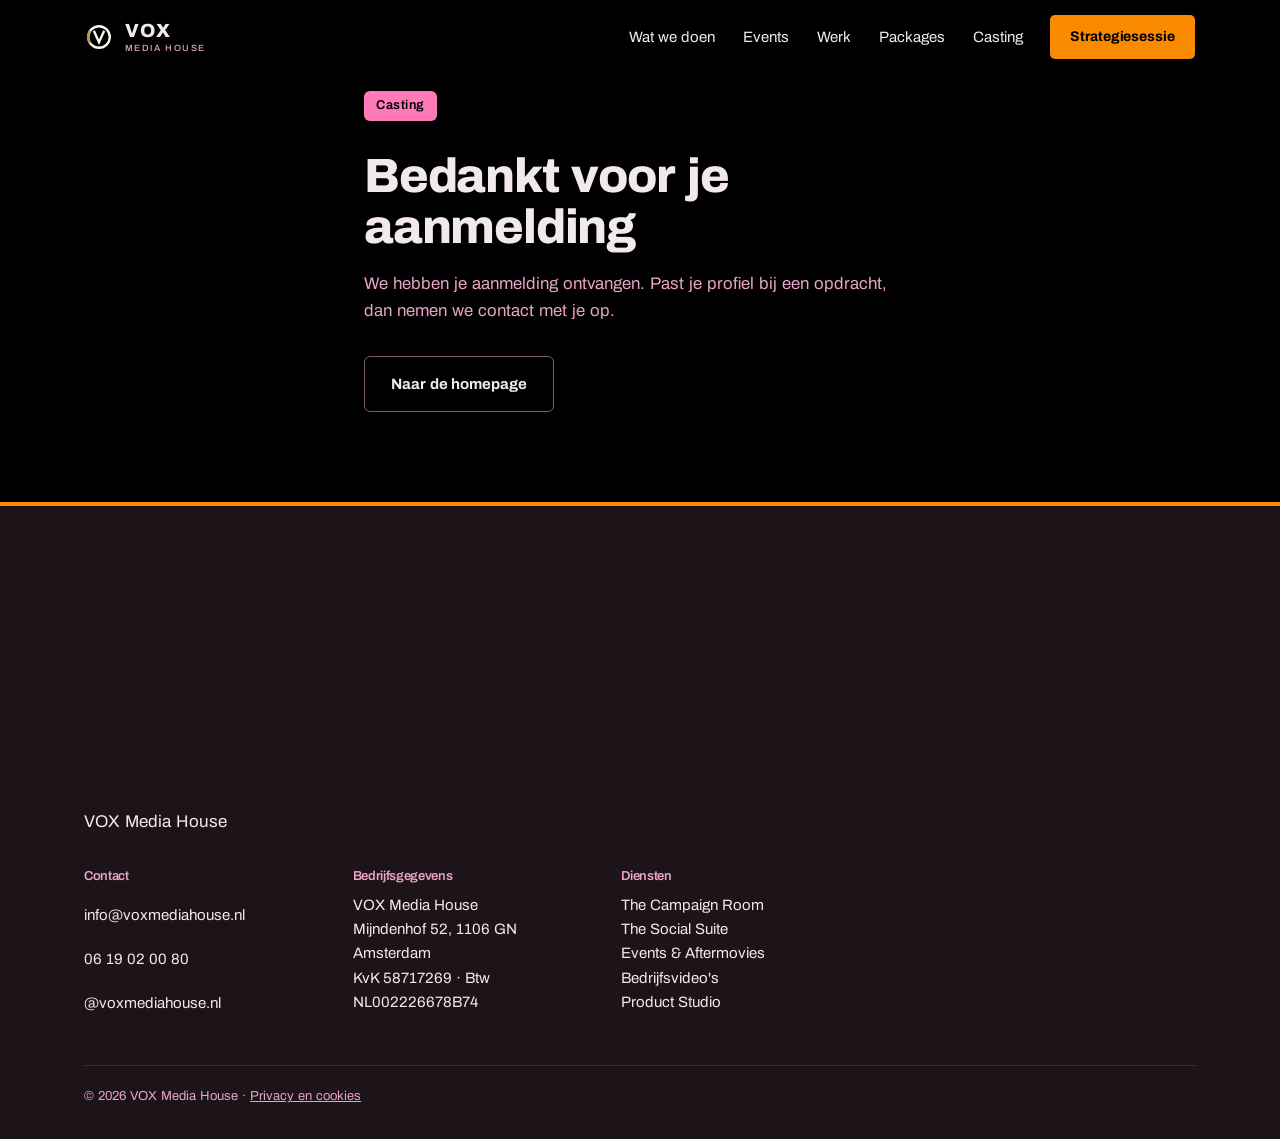
<file: casting-bedankt.html>
<!DOCTYPE html>
<html lang="nl">
<head>
<meta name="robots" content="noindex,nofollow">
<meta charset="utf-8">
<meta name="viewport" content="width=device-width, initial-scale=1, maximum-scale=1, user-scalable=no, viewport-fit=cover">
<title>Bedankt voor je aanmelding | VOX Media House</title>
<meta name="description" content="Je castingaanmelding bij VOX Media House is ontvangen. Past je profiel bij een opdracht, dan nemen we contact met je op.">
<meta name="theme-color" content="#000000">
<meta name="robots" content="noindex">
<link rel="canonical" href="https://voxmediahouse.nl/casting-bedankt.html">
<link rel="icon" href="favicon.svg" type="image/svg+xml">
<link rel="apple-touch-icon" href="assets/apple-touch-icon.png">
<link rel="preload" href="assets/fonts/archivo-latin-wght-normal.woff2" as="font" type="font/woff2" crossorigin>
<link rel="stylesheet" href="styles.css">
<script>(function(){var r=window.matchMedia&&window.matchMedia("(prefers-reduced-motion: reduce)").matches;document.documentElement.className+=r?" js":" js anim";})();</script>
</head>
<body>
<a class="skip" href="#hoofd">Naar de inhoud</a>
<header class="nav" id="nav">
  <div class="nav__in">
    <a class="nav__logo" href="index.html" aria-label="VOX Media House, naar de homepage">
      <svg viewBox="0 0 64 64" width="30" height="30" aria-hidden="true" focusable="false">
        <circle cx="32" cy="32" r="23" fill="none" stroke="#FBF7F1" stroke-width="5"/>
        <path d="M22 21 L32 43 L42 21" fill="none" stroke="#FBF7F1" stroke-width="5" stroke-linecap="square"/>
        <path d="M12.1 20.5 A23 23 0 0 0 12.1 43.5" fill="none" stroke="#B9944A" stroke-width="5" stroke-linecap="round"/>
      </svg>
      <span class="nav__name"><b>VOX</b><i>MEDIA HOUSE</i></span>
    </a>
    <button class="nav__toggle" type="button" id="navknop" aria-expanded="false" aria-controls="navmenu" aria-label="Menu openen">
      <span></span><span></span>
    </button>
    <div class="nav__panel" id="navmenu">
      <nav class="nav__links" aria-label="Hoofdmenu">
        <a href="index.html#pijlers">Wat we doen</a>
        <a href="index.html#events">Events</a>
        <a href="index.html#werk">Werk</a>
        <a href="index.html#packages">Packages</a>
        <a href="casting.html">Casting</a>
      </nav>
      <a class="btn btn--primary btn--sm nav__cta" href="index.html#contact">Strategiesessie</a>
    </div>
  </div>
</header>
<div class="voortgang" aria-hidden="true"></div>
<main id="hoofd">
<section class="casting">
  <div class="casting__in">
    <p class="badge">Casting</p>
    <h1>Bedankt voor je aanmelding</h1>
    <p class="casting__intro">We hebben je aanmelding ontvangen. Past je profiel bij een opdracht, dan nemen we contact met je op.</p>
    <h2 class="sr-only">Vervolgstappen</h2>
    <div class="casting__acts">
      <a class="btn btn--ghost" href="index.html">Naar de homepage</a>
    </div>
  </div>
</section>
</main>

<footer class="foot">
  <div class="foot__in">
    <p class="foot__merk">VOX Media House</p>
    <div class="foot__cols">
      <div>
        <h3>Contact</h3>
        <p><a href="mailto:info@voxmediahouse.nl">info@voxmediahouse.nl</a><br><a href="tel:+31619020080">06 19 02 00 80</a><br><a href="https://www.instagram.com/voxmediahouse.nl/" rel="me noopener" target="_blank">@voxmediahouse.nl</a></p>
      </div>
      <div>
        <h3>Bedrijfsgegevens</h3>
        <p>VOX Media House<br>
        Mijndenhof 52, 1106 GN Amsterdam<br>
        KvK 58717269 &middot; Btw NL002226678B74</p>
      </div>
      <div>
        <h3>Diensten</h3>
        <p>The Campaign Room<br>The Social Suite<br>Events &amp; Aftermovies<br>Bedrijfsvideo's<br>Product Studio</p>
      </div>
    </div>
    <p class="foot__rule">&copy; <span id="jaar">2026</span> VOX Media House &middot; <a href="privacy.html">Privacy en cookies</a></p>
  </div>
</footer>
<script src="assets/vendor/gsap.min.js" defer></script>
<script src="assets/vendor/ScrollTrigger.min.js" defer></script>
<script src="assets/vendor/lenis.min.js" defer></script>
<script src="main.js" defer></script>
</body>
</html>
</file>
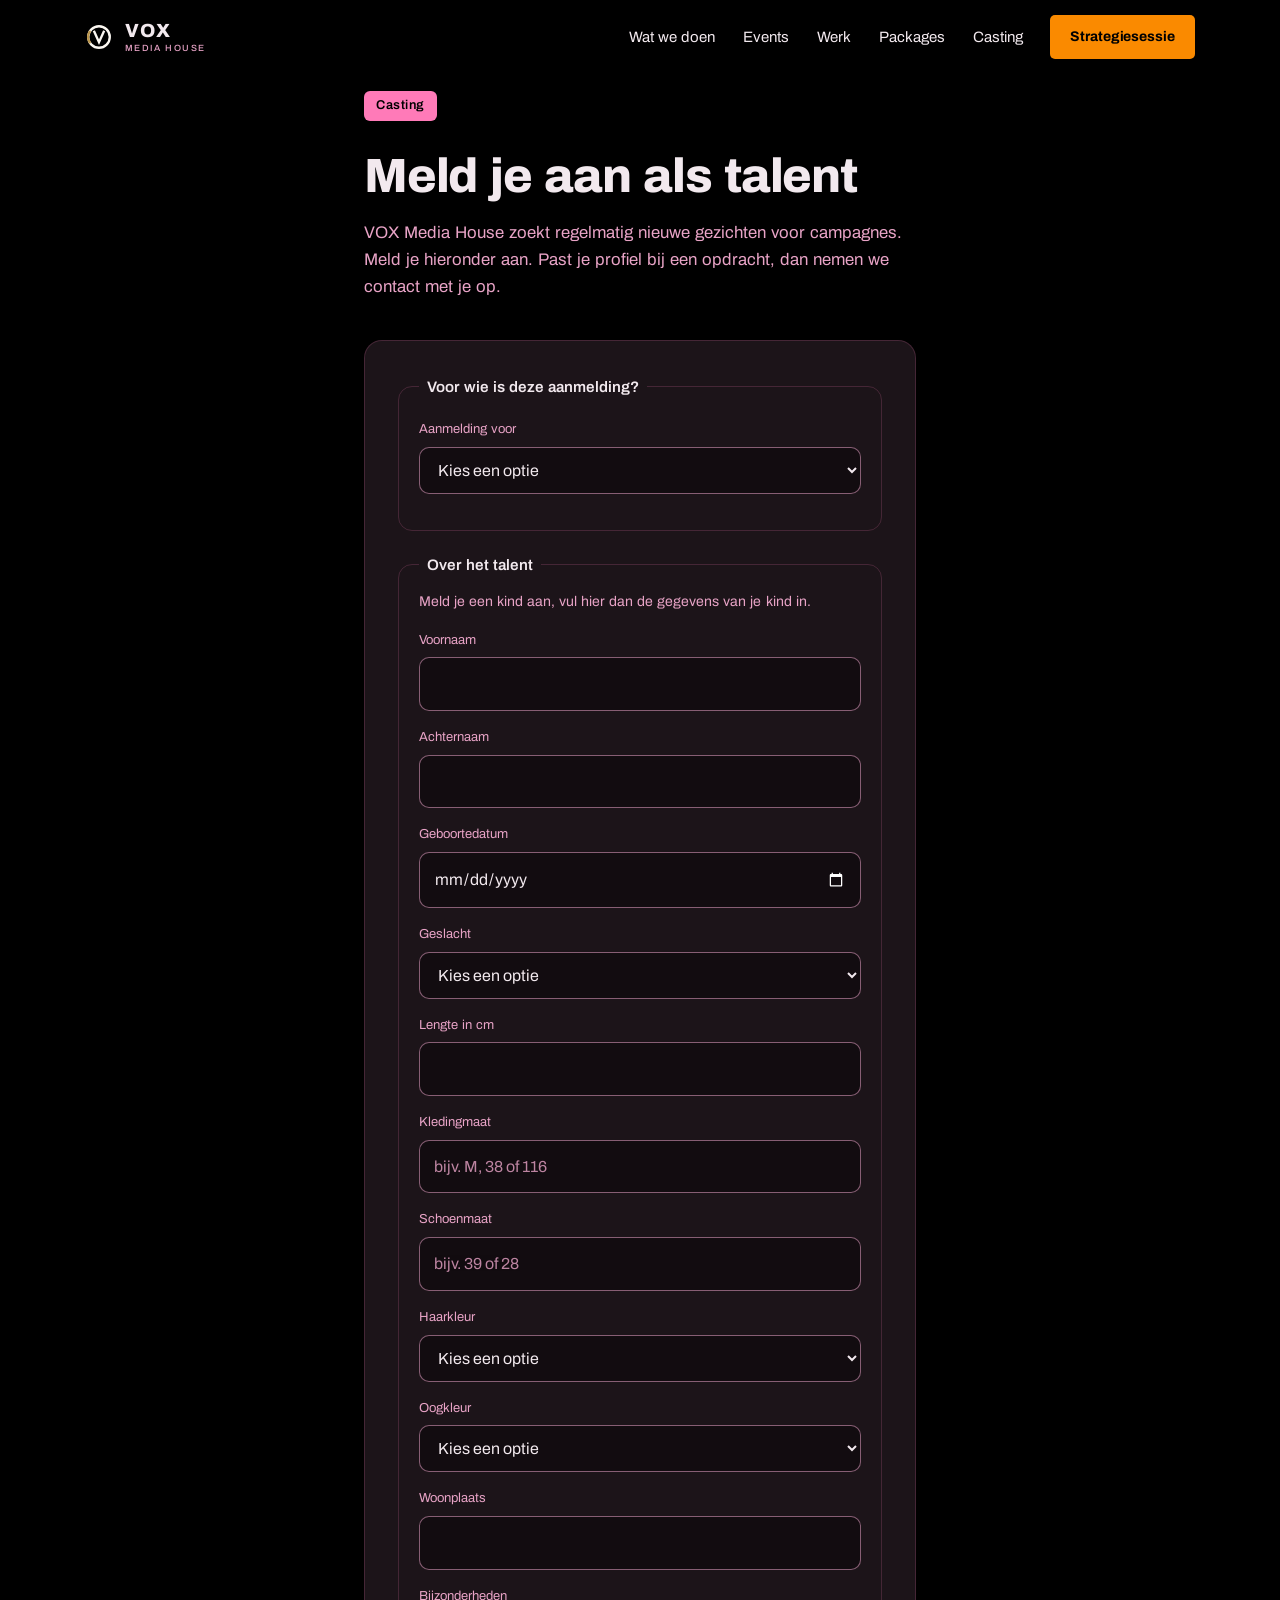
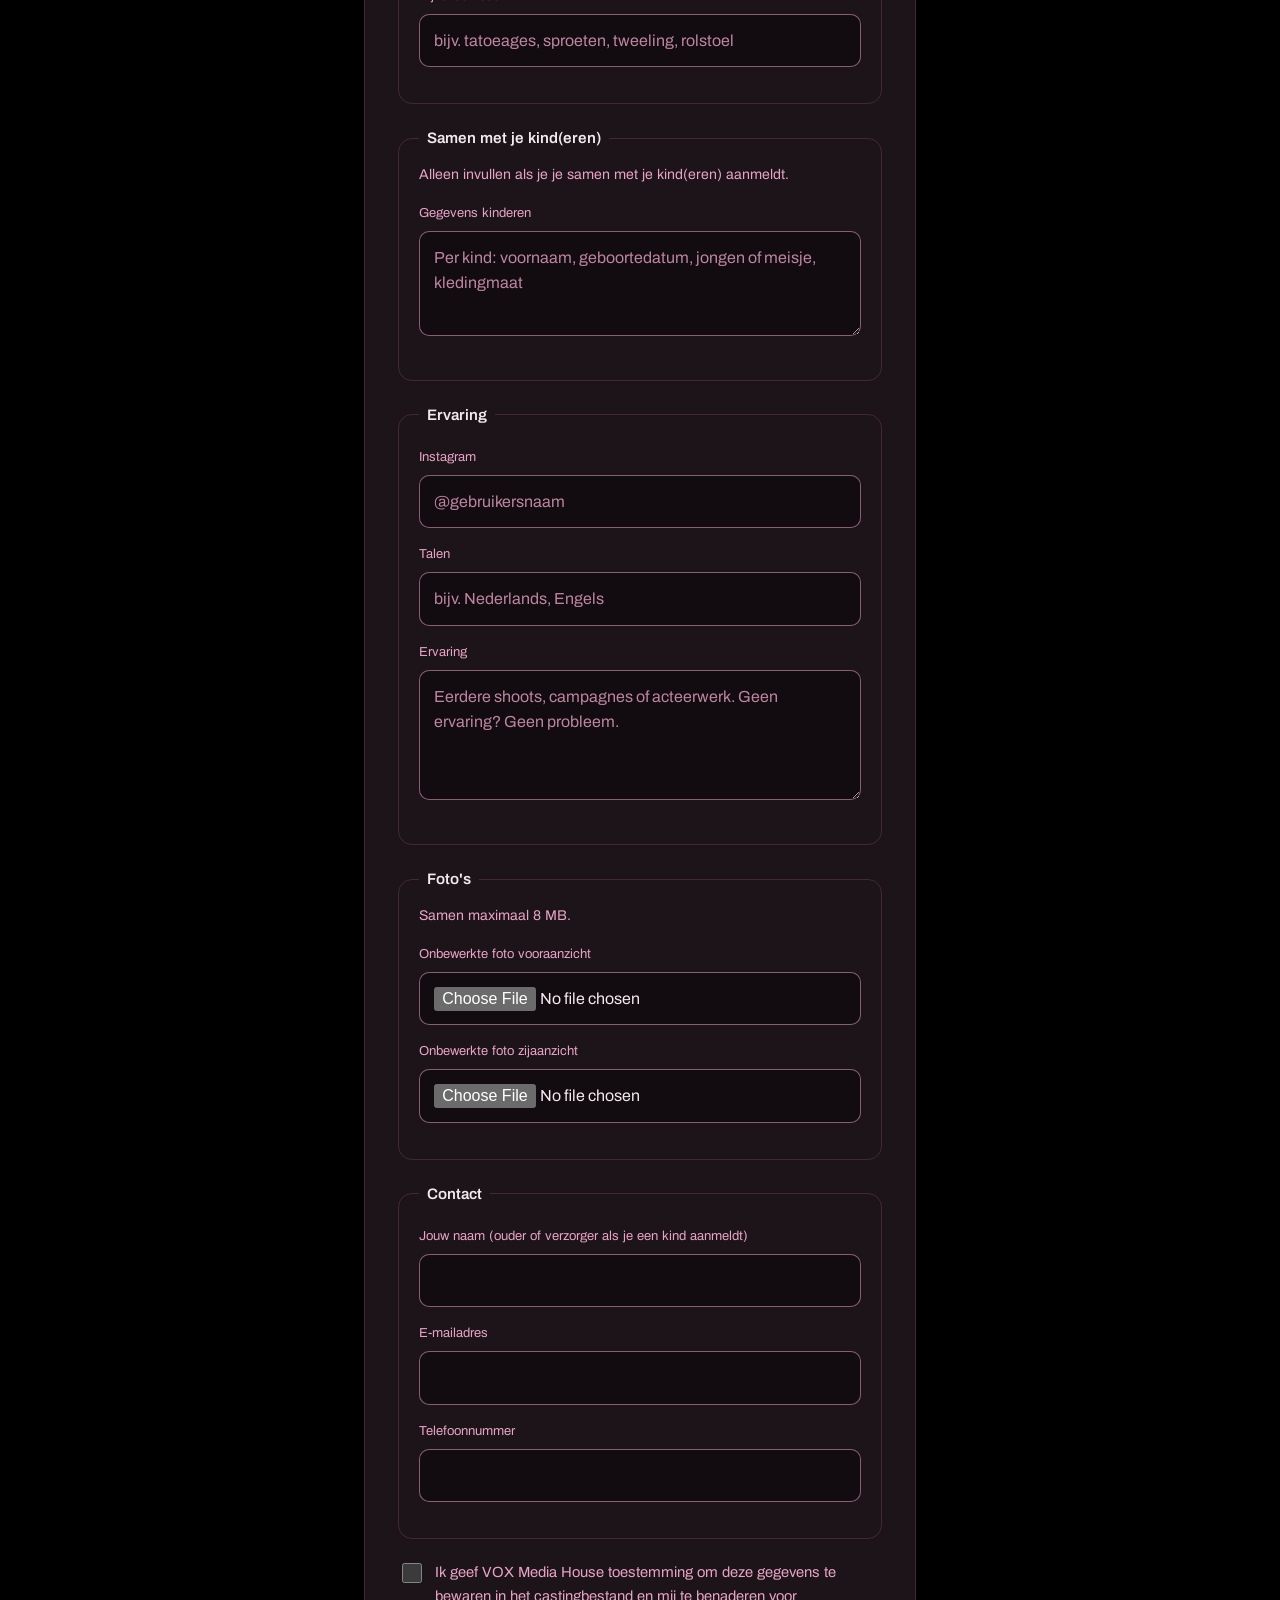
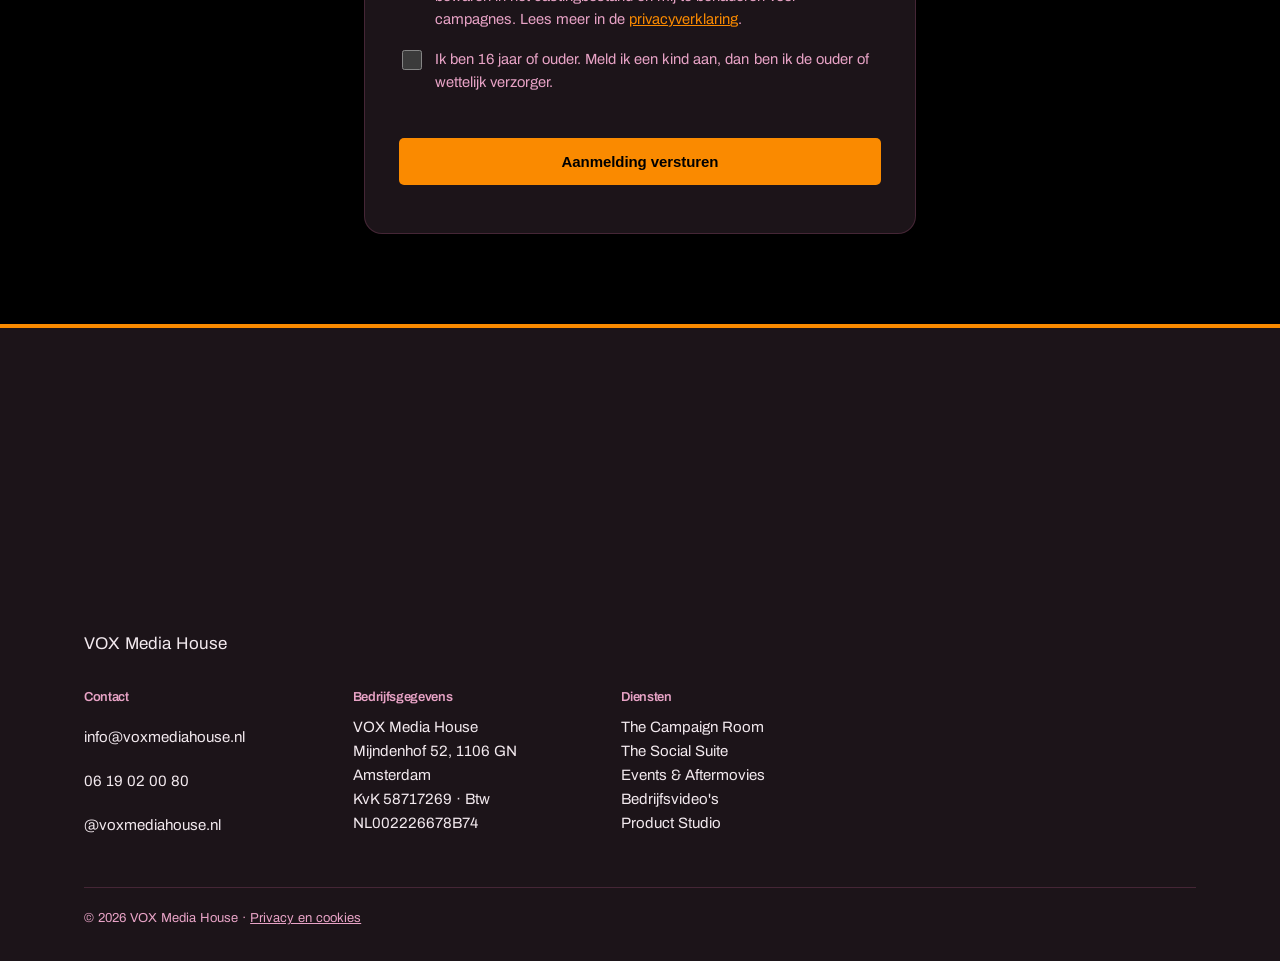
<file: casting.html>
<!DOCTYPE html>
<html lang="nl">
<head>
<meta name="robots" content="noindex,nofollow">
<meta charset="utf-8">
<meta name="viewport" content="width=device-width, initial-scale=1, maximum-scale=1, user-scalable=no, viewport-fit=cover">
<title>Casting - meld je aan als talent | VOX Media House</title>
<meta name="description" content="Meld je aan als talent bij VOX Media House. Past je profiel bij een campagne, dan nemen we contact op.">
<meta name="theme-color" content="#000000">
<link rel="canonical" href="https://voxmediahouse.nl/casting.html">
<meta property="og:type" content="website">
<meta property="og:locale" content="nl_NL">
<meta property="og:site_name" content="VOX Media House">
<meta property="og:title" content="Casting - meld je aan als talent | VOX Media House">
<meta property="og:description" content="Meld je aan als talent bij VOX Media House. Past je profiel bij een campagne, dan nemen we contact op.">
<meta property="og:url" content="https://voxmediahouse.nl/casting.html">
<meta property="og:image" content="https://voxmediahouse.nl/assets/og-image.png">
<meta property="og:image:width" content="1200">
<meta property="og:image:height" content="630">
<link rel="icon" href="favicon.svg" type="image/svg+xml">
<link rel="apple-touch-icon" href="assets/apple-touch-icon.png">
<link rel="preload" href="assets/fonts/archivo-latin-wght-normal.woff2" as="font" type="font/woff2" crossorigin>
<link rel="stylesheet" href="styles.css">
<script>(function(){var r=window.matchMedia&&window.matchMedia("(prefers-reduced-motion: reduce)").matches;document.documentElement.className+=r?" js":" js anim";})();</script>
</head>
<body>
<a class="skip" href="#hoofd">Naar de inhoud</a>
<header class="nav" id="nav">
  <div class="nav__in">
    <a class="nav__logo" href="index.html" aria-label="VOX Media House, naar de homepage">
      <svg viewBox="0 0 64 64" width="30" height="30" aria-hidden="true" focusable="false">
        <circle cx="32" cy="32" r="23" fill="none" stroke="#FBF7F1" stroke-width="5"/>
        <path d="M22 21 L32 43 L42 21" fill="none" stroke="#FBF7F1" stroke-width="5" stroke-linecap="square"/>
        <path d="M12.1 20.5 A23 23 0 0 0 12.1 43.5" fill="none" stroke="#B9944A" stroke-width="5" stroke-linecap="round"/>
      </svg>
      <span class="nav__name"><b>VOX</b><i>MEDIA HOUSE</i></span>
    </a>
    <button class="nav__toggle" type="button" id="navknop" aria-expanded="false" aria-controls="navmenu" aria-label="Menu openen">
      <span></span><span></span>
    </button>
    <div class="nav__panel" id="navmenu">
      <nav class="nav__links" aria-label="Hoofdmenu">
        <a href="index.html#pijlers">Wat we doen</a>
        <a href="index.html#events">Events</a>
        <a href="index.html#werk">Werk</a>
        <a href="index.html#packages">Packages</a>
        <a href="casting.html" aria-current="page">Casting</a>
      </nav>
      <a class="btn btn--primary btn--sm nav__cta" href="index.html#contact">Strategiesessie</a>
    </div>
  </div>
</header>
<div class="voortgang" aria-hidden="true"></div>
<main id="hoofd">
<section class="casting">
  <div class="casting__in">
    <p class="badge">Casting</p>
    <h1>Meld je aan als talent</h1>
    <p class="casting__intro">VOX Media House zoekt regelmatig nieuwe gezichten voor campagnes. Meld je hieronder aan. Past je profiel bij een opdracht, dan nemen we contact met je op.</p>
    <h2 class="sr-only">Aanmeldformulier</h2>

    <form class="form casting__form" name="casting" method="POST" action="/casting-bedankt.html" enctype="multipart/form-data" data-netlify="true" data-netlify-honeypot="bot-field">
      <input type="hidden" name="form-name" value="casting">
      <p class="form__val" aria-hidden="true"><label>Niet invullen: <input name="bot-field" tabindex="-1" autocomplete="off"></label></p>

      <fieldset>
        <legend>Voor wie is deze aanmelding?</legend>
        <div class="field">
          <label for="c-voor">Aanmelding voor</label>
          <select id="c-voor" name="aanmelding_voor" required>
            <option value="">Kies een optie</option>
            <option>Voor mezelf</option>
            <option>Voor mijn kind</option>
            <option>Voor mezelf en mijn kind(eren)</option>
          </select>
        </div>
      </fieldset>

      <fieldset>
        <legend>Over het talent</legend>
        <p class="form__hint">Meld je een kind aan, vul hier dan de gegevens van je kind in.</p>
        <div class="field">
          <label for="c-voornaam">Voornaam</label>
          <input id="c-voornaam" name="voornaam" type="text" autocomplete="given-name" required>
        </div>
        <div class="field">
          <label for="c-achternaam">Achternaam</label>
          <input id="c-achternaam" name="achternaam" type="text" autocomplete="family-name" required>
        </div>
        <div class="field">
          <label for="c-geboortedatum">Geboortedatum</label>
          <input id="c-geboortedatum" name="geboortedatum" type="date" required>
        </div>
        <div class="field">
          <label for="c-geslacht">Geslacht</label>
          <select id="c-geslacht" name="geslacht" required>
            <option value="">Kies een optie</option>
            <option>Vrouw</option>
            <option>Man</option>
            <option>Meisje</option>
            <option>Jongen</option>
            <option>Anders</option>
          </select>
        </div>
        <div class="field">
          <label for="c-lengte">Lengte in cm</label>
          <input id="c-lengte" name="lengte_cm" type="number" min="40" max="230" inputmode="numeric">
        </div>
        <div class="field">
          <label for="c-kledingmaat">Kledingmaat</label>
          <input id="c-kledingmaat" name="kledingmaat" type="text" placeholder="bijv. M, 38 of 116">
        </div>
        <div class="field">
          <label for="c-schoenmaat">Schoenmaat</label>
          <input id="c-schoenmaat" name="schoenmaat" type="text" placeholder="bijv. 39 of 28">
        </div>
        <div class="field">
          <label for="c-haarkleur">Haarkleur</label>
          <select id="c-haarkleur" name="haarkleur">
            <option value="">Kies een optie</option>
            <option>Blond</option>
            <option>Bruin</option>
            <option>Zwart</option>
            <option>Rood</option>
            <option>Grijs</option>
            <option>Anders</option>
          </select>
        </div>
        <div class="field">
          <label for="c-oogkleur">Oogkleur</label>
          <select id="c-oogkleur" name="oogkleur">
            <option value="">Kies een optie</option>
            <option>Blauw</option>
            <option>Groen</option>
            <option>Bruin</option>
            <option>Grijs</option>
            <option>Anders</option>
          </select>
        </div>
        <div class="field">
          <label for="c-woonplaats">Woonplaats</label>
          <input id="c-woonplaats" name="woonplaats" type="text" autocomplete="address-level2" required>
        </div>
        <div class="field">
          <label for="c-bijzonderheden">Bijzonderheden</label>
          <input id="c-bijzonderheden" name="bijzonderheden" type="text" placeholder="bijv. tatoeages, sproeten, tweeling, rolstoel">
        </div>
      </fieldset>

      <fieldset>
        <legend>Samen met je kind(eren)</legend>
        <p class="form__hint">Alleen invullen als je je samen met je kind(eren) aanmeldt.</p>
        <div class="field">
          <label for="c-kinderen">Gegevens kinderen</label>
          <textarea id="c-kinderen" name="kinderen" rows="3" placeholder="Per kind: voornaam, geboortedatum, jongen of meisje, kledingmaat"></textarea>
        </div>
      </fieldset>

      <fieldset>
        <legend>Ervaring</legend>
        <div class="field">
          <label for="c-instagram">Instagram</label>
          <input id="c-instagram" name="instagram" type="text" placeholder="@gebruikersnaam">
        </div>
        <div class="field">
          <label for="c-talen">Talen</label>
          <input id="c-talen" name="talen" type="text" placeholder="bijv. Nederlands, Engels">
        </div>
        <div class="field">
          <label for="c-ervaring">Ervaring</label>
          <textarea id="c-ervaring" name="ervaring" rows="4" placeholder="Eerdere shoots, campagnes of acteerwerk. Geen ervaring? Geen probleem."></textarea>
        </div>
      </fieldset>

      <fieldset>
        <legend>Foto's</legend>
        <p class="form__hint">Samen maximaal 8 MB.</p>
        <div class="field">
          <label for="c-foto-voor">Onbewerkte foto vooraanzicht</label>
          <input id="c-foto-voor" name="foto_vooraanzicht" type="file" accept="image/*">
        </div>
        <div class="field">
          <label for="c-foto-zij">Onbewerkte foto zijaanzicht</label>
          <input id="c-foto-zij" name="foto_zijaanzicht" type="file" accept="image/*">
        </div>
      </fieldset>

      <fieldset>
        <legend>Contact</legend>
        <div class="field">
          <label for="c-naam-contact">Jouw naam (ouder of verzorger als je een kind aanmeldt)</label>
          <input id="c-naam-contact" name="naam_contact" type="text" autocomplete="name" required>
        </div>
        <div class="field">
          <label for="c-email">E-mailadres</label>
          <input id="c-email" name="email" type="email" autocomplete="email" required>
        </div>
        <div class="field">
          <label for="c-telefoon">Telefoonnummer</label>
          <input id="c-telefoon" name="telefoon" type="tel" autocomplete="tel" required>
        </div>
      </fieldset>


      <label class="check">
        <input type="checkbox" name="toestemming_gegevens" value="ja" required>
        <span>Ik geef VOX Media House toestemming om deze gegevens te bewaren in het castingbestand en mij te benaderen voor campagnes. Lees meer in de <a href="privacy.html#casting">privacyverklaring</a>.</span>
      </label>
      <label class="check">
        <input type="checkbox" name="toestemming_leeftijd" value="ja" required>
        <span>Ik ben 16 jaar of ouder. Meld ik een kind aan, dan ben ik de ouder of wettelijk verzorger.</span>
      </label>

      <button class="btn btn--primary btn--full" type="submit">Aanmelding versturen</button>
      <p class="form__note" id="castingnote" role="status"></p>
    </form>
  </div>
</section>
</main>

<footer class="foot">
  <div class="foot__in">
    <p class="foot__merk">VOX Media House</p>
    <div class="foot__cols">
      <div>
        <h3>Contact</h3>
        <p><a href="mailto:info@voxmediahouse.nl">info@voxmediahouse.nl</a><br><a href="tel:+31619020080">06 19 02 00 80</a><br><a href="https://www.instagram.com/voxmediahouse.nl/" rel="me noopener" target="_blank">@voxmediahouse.nl</a></p>
      </div>
      <div>
        <h3>Bedrijfsgegevens</h3>
        <p>VOX Media House<br>
        Mijndenhof 52, 1106 GN Amsterdam<br>
        KvK 58717269 &middot; Btw NL002226678B74</p>
      </div>
      <div>
        <h3>Diensten</h3>
        <p>The Campaign Room<br>The Social Suite<br>Events &amp; Aftermovies<br>Bedrijfsvideo's<br>Product Studio</p>
      </div>
    </div>
    <p class="foot__rule">&copy; <span id="jaar">2026</span> VOX Media House &middot; <a href="privacy.html">Privacy en cookies</a></p>
  </div>
</footer>
<script src="assets/vendor/gsap.min.js" defer></script>
<script src="assets/vendor/ScrollTrigger.min.js" defer></script>
<script src="assets/vendor/lenis.min.js" defer></script>
<script src="main.js" defer></script>
</body>
</html>
</file>
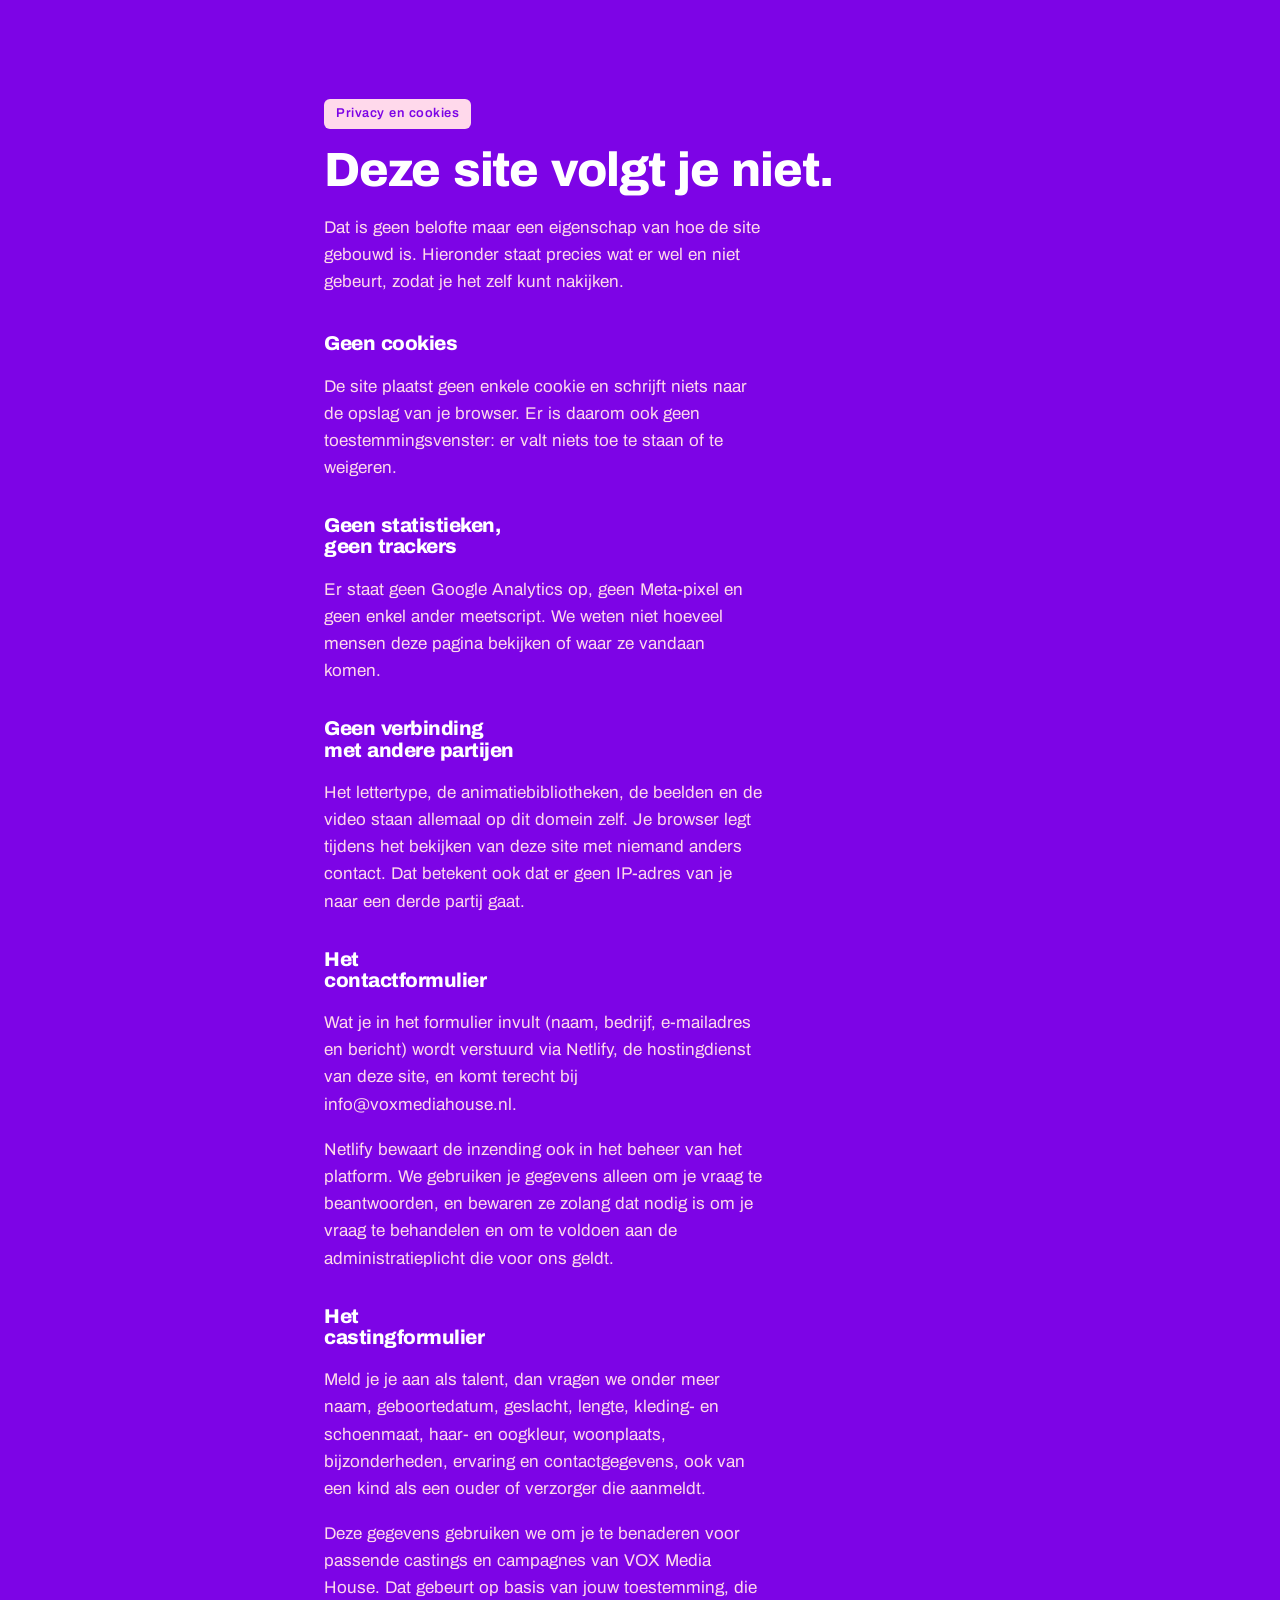
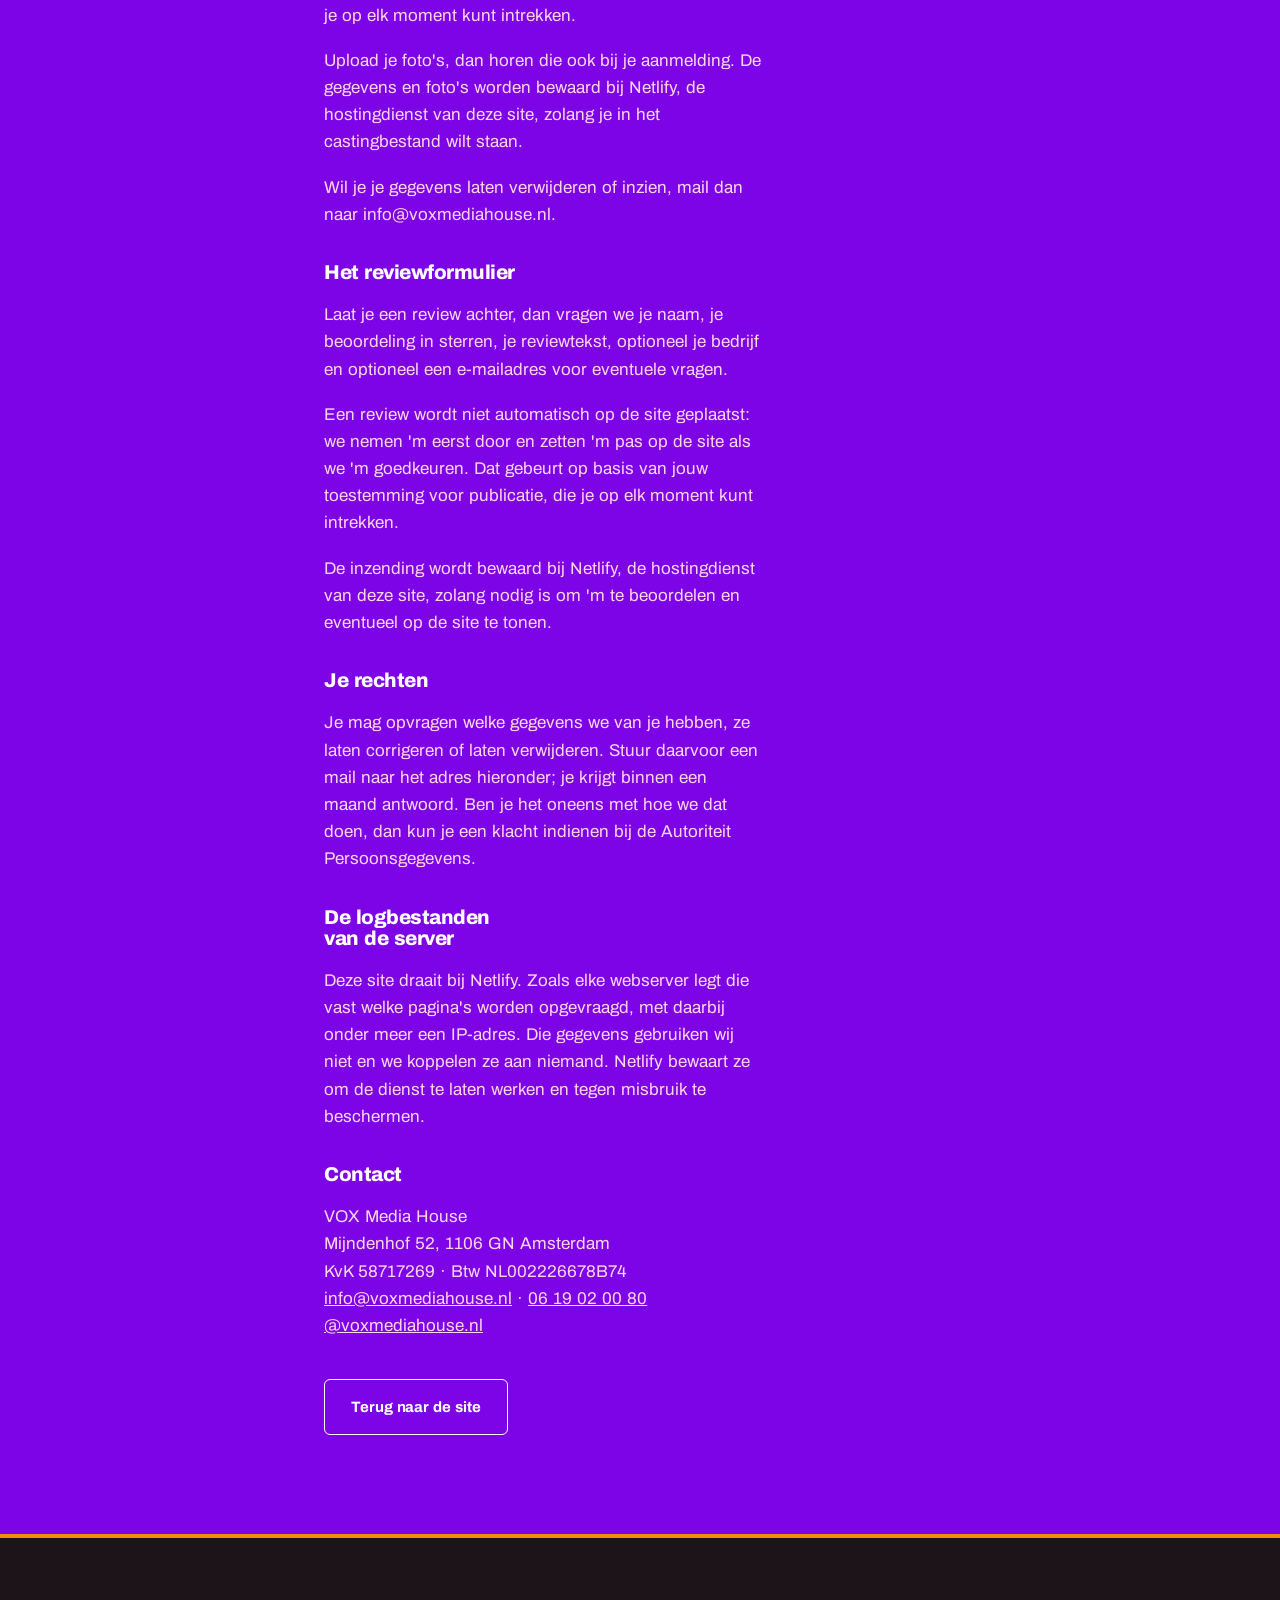
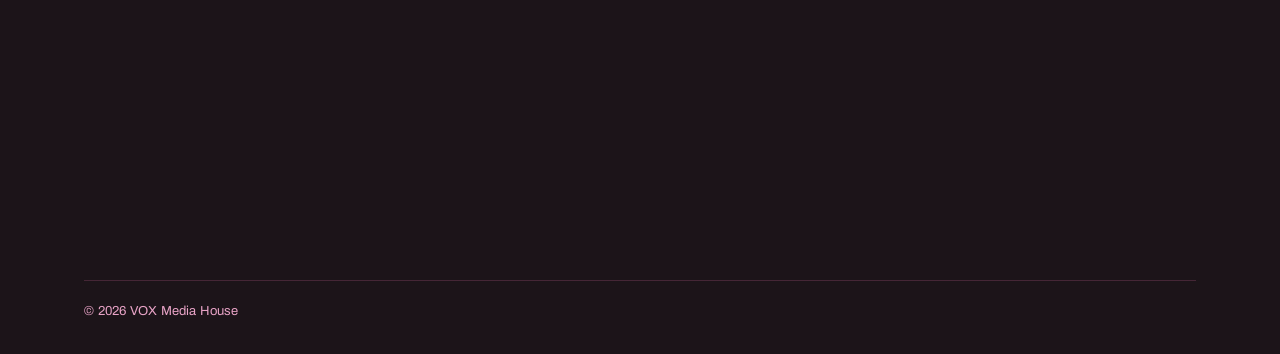
<file: privacy.html>
<!DOCTYPE html>
<html lang="nl">
<head>
<meta name="robots" content="noindex,nofollow">
<meta charset="utf-8">
<meta name="viewport" content="width=device-width, initial-scale=1, maximum-scale=1, user-scalable=no, viewport-fit=cover">
<title>Privacy en cookies — VOX Media House</title>
<meta name="description" content="Wat deze website wel en niet bewaart, ook voor het castingformulier. Geen cookies, geen trackers, geen statistieken.">
<meta name="theme-color" content="#000000">
<meta name="robots" content="noindex,follow">
<link rel="canonical" href="https://voxmediahouse.nl/privacy.html">
<link rel="icon" href="favicon.svg" type="image/svg+xml">
<link rel="stylesheet" href="styles.css">
</head>
<body>
<main id="hoofd">
<section class="cta priv">
  <div class="cta__in">
    <div class="cta__txt">
      <p class="badge">Privacy en cookies</p>
      <h1>Deze site volgt je niet.</h1>

      <p>Dat is geen belofte maar een eigenschap van hoe de site gebouwd is. Hieronder staat precies wat er wel en niet gebeurt, zodat je het zelf kunt nakijken.</p>

      <h2>Geen cookies</h2>
      <p>De site plaatst geen enkele cookie en schrijft niets naar de opslag van je browser. Er is daarom ook geen toestemmingsvenster: er valt niets toe te staan of te weigeren.</p>

      <h2>Geen statistieken, geen trackers</h2>
      <p>Er staat geen Google Analytics op, geen Meta-pixel en geen enkel ander meetscript. We weten niet hoeveel mensen deze pagina bekijken of waar ze vandaan komen.</p>

      <h2>Geen verbinding met andere partijen</h2>
      <p>Het lettertype, de animatiebibliotheken, de beelden en de video staan allemaal op dit domein zelf. Je browser legt tijdens het bekijken van deze site met niemand anders contact. Dat betekent ook dat er geen IP-adres van je naar een derde partij gaat.</p>

      <h2>Het contactformulier</h2>
      <p>Wat je in het formulier invult (naam, bedrijf, e-mailadres en bericht) wordt verstuurd via Netlify, de hostingdienst van deze site, en komt terecht bij info@voxmediahouse.nl.</p>
      <p>Netlify bewaart de inzending ook in het beheer van het platform. We gebruiken je gegevens alleen om je vraag te beantwoorden, en bewaren ze zolang dat nodig is om je vraag te behandelen en om te voldoen aan de administratieplicht die voor ons geldt.</p>

      <h2 id="casting">Het castingformulier</h2>
      <p>Meld je je aan als talent, dan vragen we onder meer naam, geboortedatum, geslacht, lengte, kleding- en schoenmaat, haar- en oogkleur, woonplaats, bijzonderheden, ervaring en contactgegevens, ook van een kind als een ouder of verzorger die aanmeldt.</p>
      <p>Deze gegevens gebruiken we om je te benaderen voor passende castings en campagnes van VOX Media House. Dat gebeurt op basis van jouw toestemming, die je op elk moment kunt intrekken.</p>
      <p>Upload je foto's, dan horen die ook bij je aanmelding. De gegevens en foto's worden bewaard bij Netlify, de hostingdienst van deze site, zolang je in het castingbestand wilt staan.</p>
      <p>Wil je je gegevens laten verwijderen of inzien, mail dan naar info@voxmediahouse.nl.</p>

      <h2 id="reviews">Het reviewformulier</h2>
      <p>Laat je een review achter, dan vragen we je naam, je beoordeling in sterren, je reviewtekst, optioneel je bedrijf en optioneel een e-mailadres voor eventuele vragen.</p>
      <p>Een review wordt niet automatisch op de site geplaatst: we nemen 'm eerst door en zetten 'm pas op de site als we 'm goedkeuren. Dat gebeurt op basis van jouw toestemming voor publicatie, die je op elk moment kunt intrekken.</p>
      <p>De inzending wordt bewaard bij Netlify, de hostingdienst van deze site, zolang nodig is om 'm te beoordelen en eventueel op de site te tonen.</p>

      <h2>Je rechten</h2>
      <p>Je mag opvragen welke gegevens we van je hebben, ze laten corrigeren of laten verwijderen. Stuur daarvoor een mail naar het adres hieronder; je krijgt binnen een maand antwoord. Ben je het oneens met hoe we dat doen, dan kun je een klacht indienen bij de Autoriteit Persoonsgegevens.</p>

      <h2>De logbestanden van de server</h2>
      <p>Deze site draait bij Netlify. Zoals elke webserver legt die vast welke pagina's worden opgevraagd, met daarbij onder meer een IP-adres. Die gegevens gebruiken wij niet en we koppelen ze aan niemand. Netlify bewaart ze om de dienst te laten werken en tegen misbruik te beschermen.</p>

      <h2>Contact</h2>
      <p>VOX Media House<br>
      Mijndenhof 52, 1106 GN Amsterdam<br>
      KvK 58717269 &middot; Btw NL002226678B74<br>
      <a href="mailto:info@voxmediahouse.nl">info@voxmediahouse.nl</a> &middot; <a href="tel:+31619020080">06 19 02 00 80</a><br>
      <a href="https://www.instagram.com/voxmediahouse.nl/" rel="me noopener" target="_blank">@voxmediahouse.nl</a></p>

      <p class="priv__terug"><a href="./" class="btn btn--ghost">Terug naar de site</a></p>
    </div>
  </div>
</section>
</main>

<footer class="foot">
  <div class="foot__in">
    <p class="foot__rule">&copy; 2026 VOX Media House</p>
  </div>
</footer>
</body>
</html>
</file>
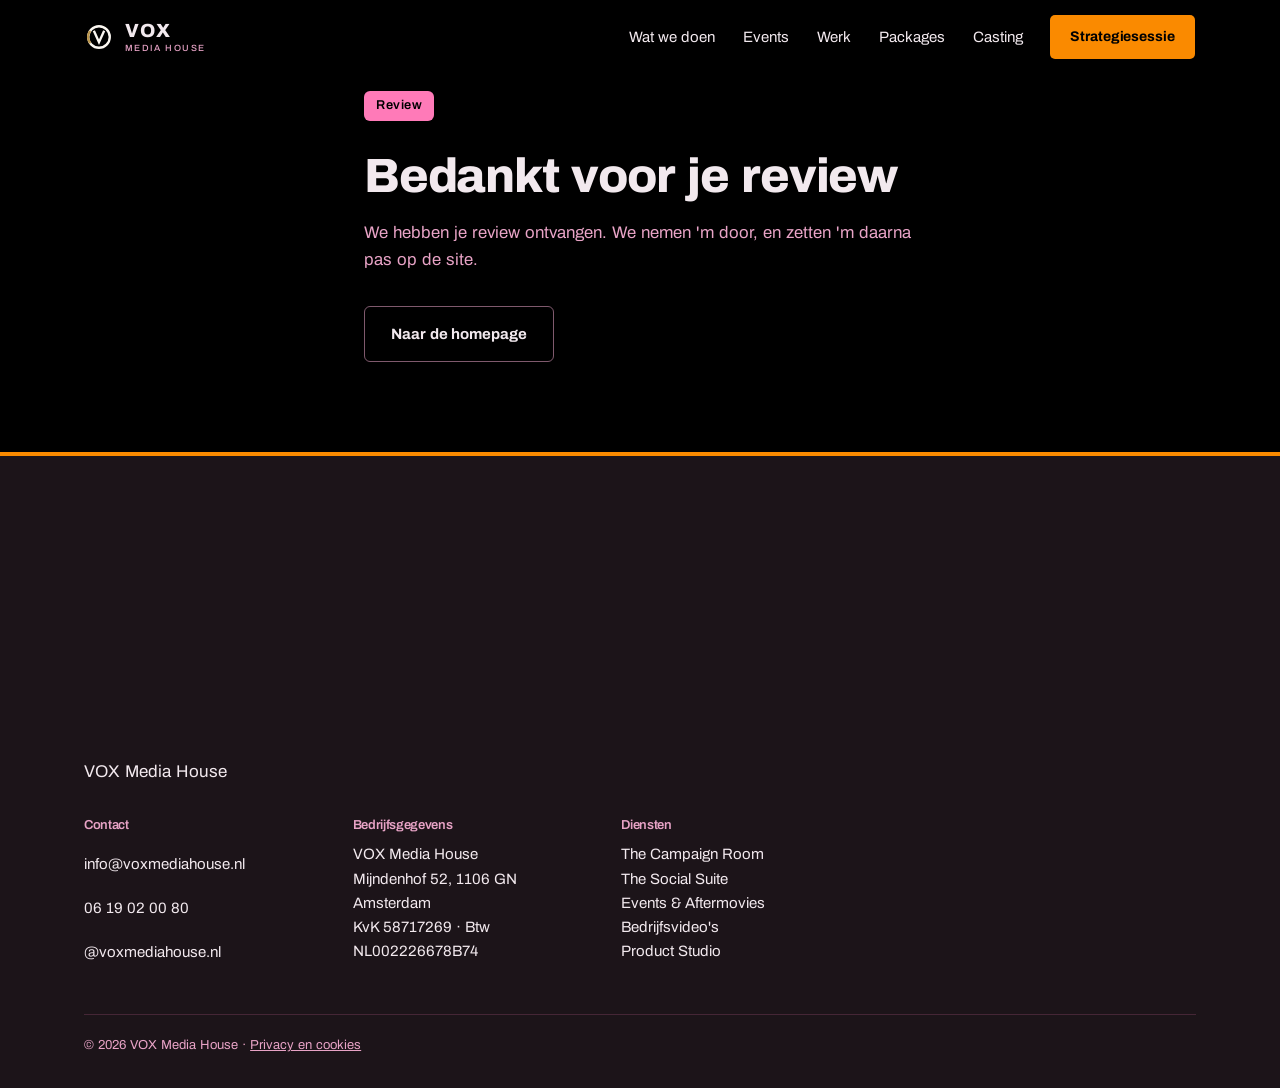
<file: review-bedankt.html>
<!DOCTYPE html>
<html lang="nl">
<head>
<meta name="robots" content="noindex,nofollow">
<meta charset="utf-8">
<meta name="viewport" content="width=device-width, initial-scale=1, maximum-scale=1, user-scalable=no, viewport-fit=cover">
<title>Bedankt voor je review | VOX Media House</title>
<meta name="description" content="Je review voor VOX Media House is ontvangen. We nemen 'm door voordat die op de site verschijnt.">
<meta name="theme-color" content="#000000">
<meta name="robots" content="noindex">
<link rel="canonical" href="https://voxmediahouse.nl/review-bedankt.html">
<link rel="icon" href="favicon.svg" type="image/svg+xml">
<link rel="apple-touch-icon" href="assets/apple-touch-icon.png">
<link rel="preload" href="assets/fonts/archivo-latin-wght-normal.woff2" as="font" type="font/woff2" crossorigin>
<link rel="stylesheet" href="styles.css">
<script>(function(){var r=window.matchMedia&&window.matchMedia("(prefers-reduced-motion: reduce)").matches;document.documentElement.className+=r?" js":" js anim";})();</script>
</head>
<body>
<a class="skip" href="#hoofd">Naar de inhoud</a>
<header class="nav" id="nav">
  <div class="nav__in">
    <a class="nav__logo" href="index.html" aria-label="VOX Media House, naar de homepage">
      <svg viewBox="0 0 64 64" width="30" height="30" aria-hidden="true" focusable="false">
        <circle cx="32" cy="32" r="23" fill="none" stroke="#FBF7F1" stroke-width="5"/>
        <path d="M22 21 L32 43 L42 21" fill="none" stroke="#FBF7F1" stroke-width="5" stroke-linecap="square"/>
        <path d="M12.1 20.5 A23 23 0 0 0 12.1 43.5" fill="none" stroke="#B9944A" stroke-width="5" stroke-linecap="round"/>
      </svg>
      <span class="nav__name"><b>VOX</b><i>MEDIA HOUSE</i></span>
    </a>
    <button class="nav__toggle" type="button" id="navknop" aria-expanded="false" aria-controls="navmenu" aria-label="Menu openen">
      <span></span><span></span>
    </button>
    <div class="nav__panel" id="navmenu">
      <nav class="nav__links" aria-label="Hoofdmenu">
        <a href="index.html#pijlers">Wat we doen</a>
        <a href="index.html#events">Events</a>
        <a href="index.html#werk">Werk</a>
        <a href="index.html#packages">Packages</a>
        <a href="casting.html">Casting</a>
      </nav>
      <a class="btn btn--primary btn--sm nav__cta" href="index.html#contact">Strategiesessie</a>
    </div>
  </div>
</header>
<div class="voortgang" aria-hidden="true"></div>
<main id="hoofd">
<section class="casting">
  <div class="casting__in">
    <p class="badge">Review</p>
    <h1>Bedankt voor je review</h1>
    <p class="casting__intro">We hebben je review ontvangen. We nemen 'm door, en zetten 'm daarna pas op de site.</p>
    <h2 class="sr-only">Vervolgstappen</h2>
    <div class="casting__acts">
      <a class="btn btn--ghost" href="index.html">Naar de homepage</a>
    </div>
  </div>
</section>
</main>

<footer class="foot">
  <div class="foot__in">
    <p class="foot__merk">VOX Media House</p>
    <div class="foot__cols">
      <div>
        <h3>Contact</h3>
        <p><a href="mailto:info@voxmediahouse.nl">info@voxmediahouse.nl</a><br><a href="tel:+31619020080">06 19 02 00 80</a><br><a href="https://www.instagram.com/voxmediahouse.nl/" rel="me noopener" target="_blank">@voxmediahouse.nl</a></p>
      </div>
      <div>
        <h3>Bedrijfsgegevens</h3>
        <p>VOX Media House<br>
        Mijndenhof 52, 1106 GN Amsterdam<br>
        KvK 58717269 &middot; Btw NL002226678B74</p>
      </div>
      <div>
        <h3>Diensten</h3>
        <p>The Campaign Room<br>The Social Suite<br>Events &amp; Aftermovies<br>Bedrijfsvideo's<br>Product Studio</p>
      </div>
    </div>
    <p class="foot__rule">&copy; <span id="jaar">2026</span> VOX Media House &middot; <a href="privacy.html">Privacy en cookies</a></p>
  </div>
</footer>
<script src="assets/vendor/gsap.min.js" defer></script>
<script src="assets/vendor/ScrollTrigger.min.js" defer></script>
<script src="assets/vendor/lenis.min.js" defer></script>
<script src="main.js" defer></script>
</body>
</html>
</file>
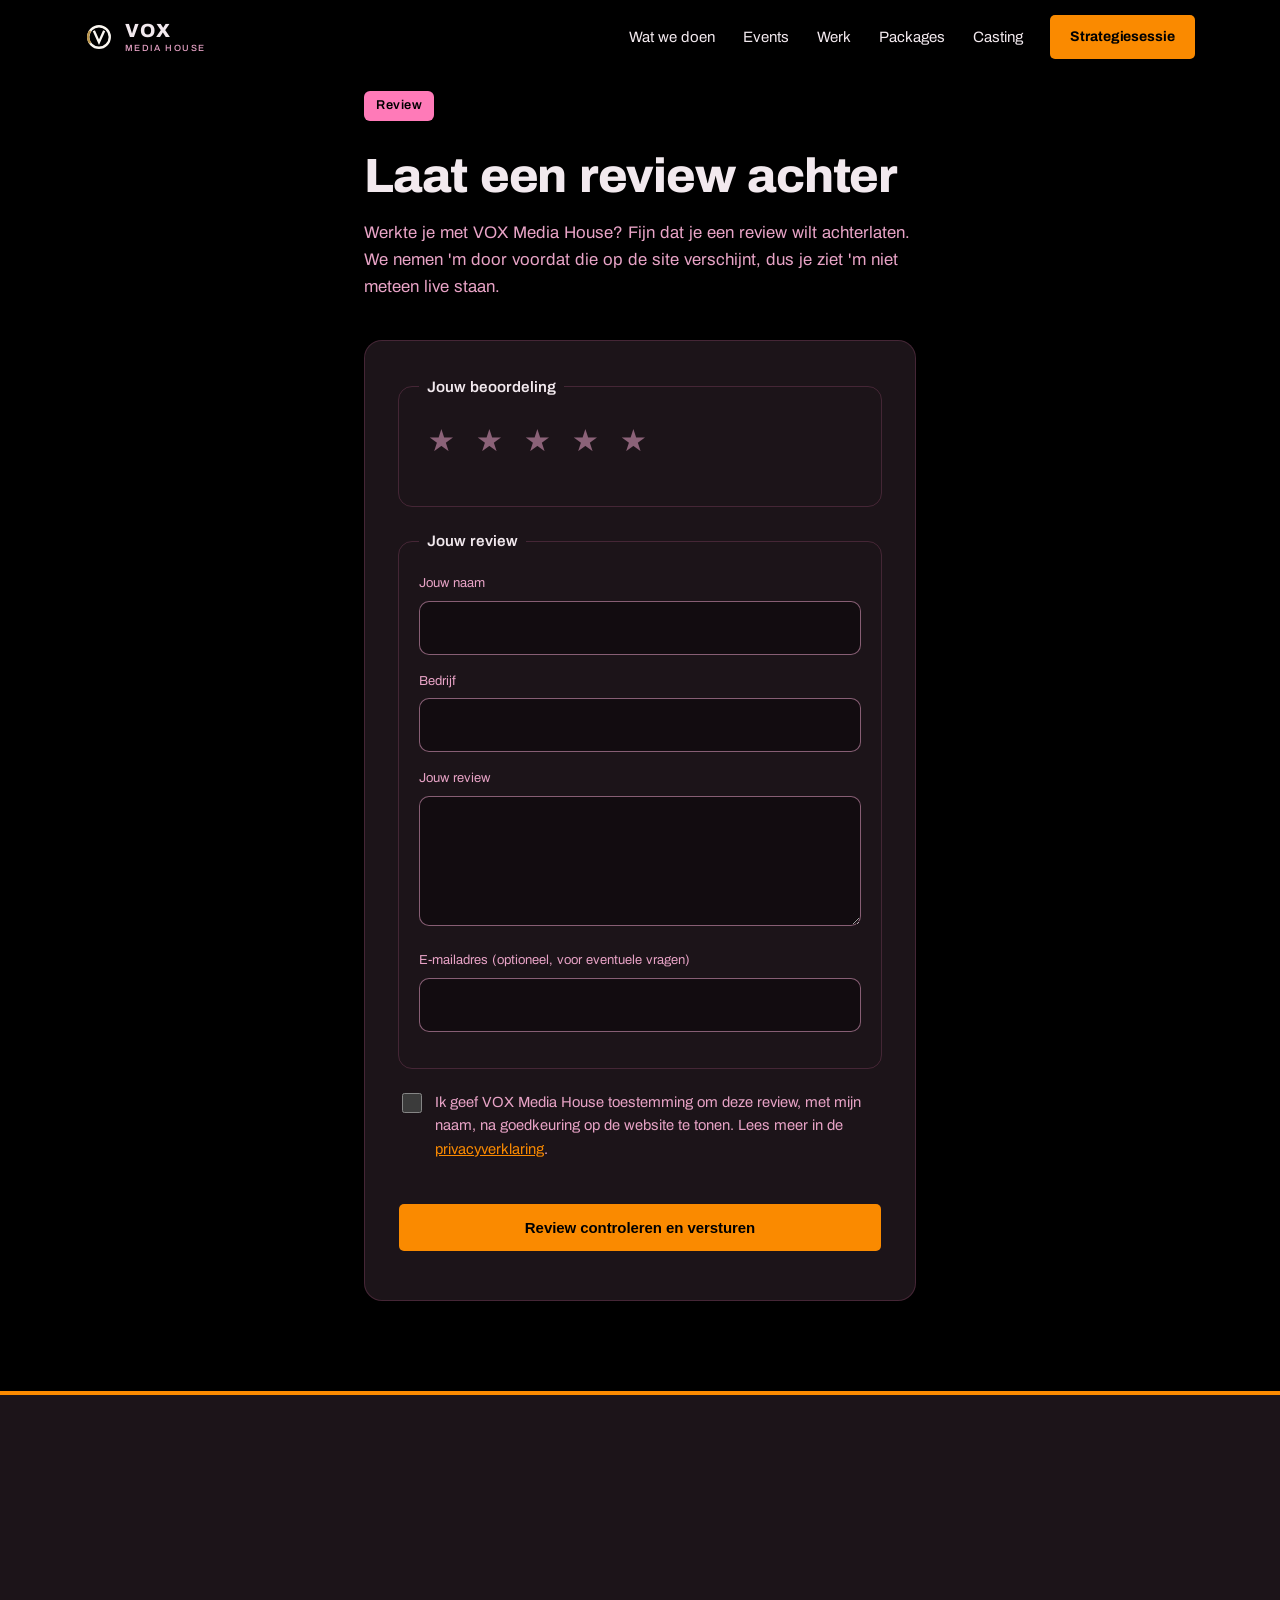
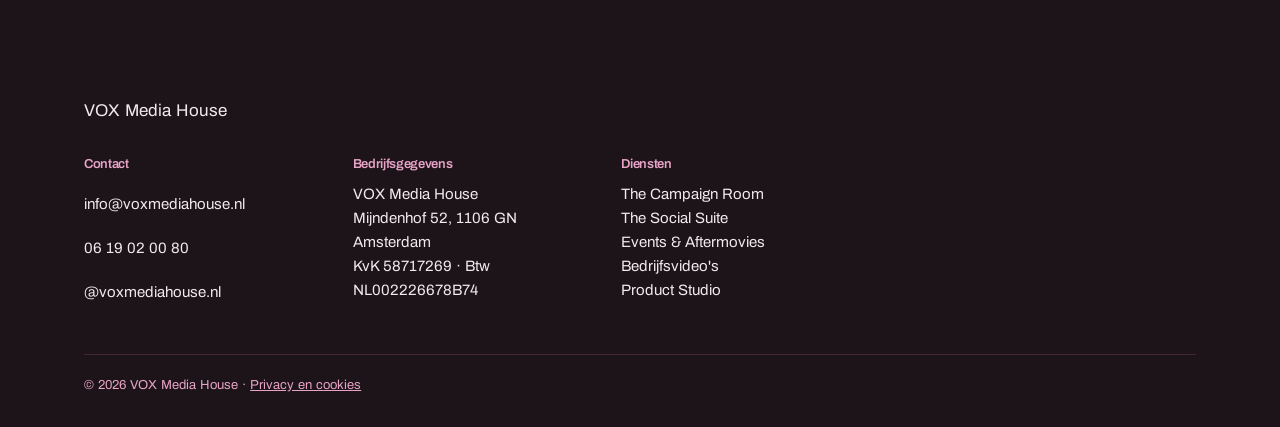
<file: review-insturen.html>
<!DOCTYPE html>
<html lang="nl">
<head>
<meta name="robots" content="noindex,nofollow">
<meta charset="utf-8">
<meta name="viewport" content="width=device-width, initial-scale=1, maximum-scale=1, user-scalable=no, viewport-fit=cover">
<title>Laat een review achter | VOX Media House</title>
<meta name="description" content="Werkte je met VOX Media House? Laat een review achter. We nemen 'm door voor die op de site verschijnt.">
<meta name="theme-color" content="#000000">
<meta name="robots" content="noindex">
<link rel="canonical" href="https://voxmediahouse.nl/review-insturen.html">
<link rel="icon" href="favicon.svg" type="image/svg+xml">
<link rel="apple-touch-icon" href="assets/apple-touch-icon.png">
<link rel="preload" href="assets/fonts/archivo-latin-wght-normal.woff2" as="font" type="font/woff2" crossorigin>
<link rel="stylesheet" href="styles.css">
<script>(function(){var r=window.matchMedia&&window.matchMedia("(prefers-reduced-motion: reduce)").matches;document.documentElement.className+=r?" js":" js anim";})();</script>
</head>
<body>
<a class="skip" href="#hoofd">Naar de inhoud</a>
<header class="nav" id="nav">
  <div class="nav__in">
    <a class="nav__logo" href="index.html" aria-label="VOX Media House, naar de homepage">
      <svg viewBox="0 0 64 64" width="30" height="30" aria-hidden="true" focusable="false">
        <circle cx="32" cy="32" r="23" fill="none" stroke="#FBF7F1" stroke-width="5"/>
        <path d="M22 21 L32 43 L42 21" fill="none" stroke="#FBF7F1" stroke-width="5" stroke-linecap="square"/>
        <path d="M12.1 20.5 A23 23 0 0 0 12.1 43.5" fill="none" stroke="#B9944A" stroke-width="5" stroke-linecap="round"/>
      </svg>
      <span class="nav__name"><b>VOX</b><i>MEDIA HOUSE</i></span>
    </a>
    <button class="nav__toggle" type="button" id="navknop" aria-expanded="false" aria-controls="navmenu" aria-label="Menu openen">
      <span></span><span></span>
    </button>
    <div class="nav__panel" id="navmenu">
      <nav class="nav__links" aria-label="Hoofdmenu">
        <a href="index.html#pijlers">Wat we doen</a>
        <a href="index.html#events">Events</a>
        <a href="index.html#werk">Werk</a>
        <a href="index.html#packages">Packages</a>
        <a href="casting.html">Casting</a>
      </nav>
      <a class="btn btn--primary btn--sm nav__cta" href="index.html#contact">Strategiesessie</a>
    </div>
  </div>
</header>
<div class="voortgang" aria-hidden="true"></div>
<main id="hoofd">
<section class="casting">
  <div class="casting__in">
    <p class="badge">Review</p>
    <h1>Laat een review achter</h1>
    <p class="casting__intro">Werkte je met VOX Media House? Fijn dat je een review wilt achterlaten. We nemen 'm door voordat die op de site verschijnt, dus je ziet 'm niet meteen live staan.</p>
    <h2 class="sr-only">Reviewformulier</h2>

    <form class="form casting__form" name="review" method="POST" action="/review-bedankt.html" data-netlify="true" data-netlify-honeypot="bot-field" id="reviewform">
      <input type="hidden" name="form-name" value="review">
      <p class="form__val" aria-hidden="true"><label>Niet invullen: <input name="bot-field" tabindex="-1" autocomplete="off"></label></p>

      <fieldset>
        <legend>Jouw beoordeling</legend>
        <div class="field">
          <div class="sterren" role="radiogroup" aria-label="Beoordeling in sterren, 1 tot 5">
            <input type="radio" id="r-s5" name="sterren" value="5" required>
            <label for="r-s5"><span class="sr-only">5 sterren</span></label>
            <input type="radio" id="r-s4" name="sterren" value="4">
            <label for="r-s4"><span class="sr-only">4 sterren</span></label>
            <input type="radio" id="r-s3" name="sterren" value="3">
            <label for="r-s3"><span class="sr-only">3 sterren</span></label>
            <input type="radio" id="r-s2" name="sterren" value="2">
            <label for="r-s2"><span class="sr-only">2 sterren</span></label>
            <input type="radio" id="r-s1" name="sterren" value="1">
            <label for="r-s1"><span class="sr-only">1 ster</span></label>
          </div>
        </div>
      </fieldset>

      <fieldset>
        <legend>Jouw review</legend>
        <div class="field">
          <label for="r-naam">Jouw naam</label>
          <input id="r-naam" name="naam" type="text" autocomplete="name" required>
        </div>
        <div class="field">
          <label for="r-bedrijf">Bedrijf</label>
          <input id="r-bedrijf" name="bedrijf" type="text" autocomplete="organization" required>
        </div>
        <div class="field">
          <label for="r-tekst">Jouw review</label>
          <textarea id="r-tekst" name="review_tekst" rows="4" maxlength="500" required></textarea>
        </div>
        <div class="field">
          <label for="r-email">E-mailadres (optioneel, voor eventuele vragen)</label>
          <input id="r-email" name="email" type="email" autocomplete="email">
        </div>
      </fieldset>

      <label class="check">
        <input type="checkbox" name="toestemming_publicatie" value="ja" required>
        <span>Ik geef VOX Media House toestemming om deze review, met mijn naam, na goedkeuring op de website te tonen. Lees meer in de <a href="privacy.html#reviews">privacyverklaring</a>.</span>
      </label>

      <button class="btn btn--primary btn--full" type="submit">Review controleren en versturen</button>
      <p class="form__note" id="reviewnote" role="status"></p>
    </form>

    <dialog class="revcheck" id="revcheck">
      <form method="dialog">
        <p class="badge">Even controleren</p>
        <h2>Klopt dit zo?</h2>
        <p class="revcheck__sterren" id="revcheck-sterren" aria-hidden="true"></p>
        <p class="revcheck__naam" id="revcheck-naam"></p>
        <blockquote class="revcheck__tekst" id="revcheck-tekst"></blockquote>
        <p class="casting__intro">Na versturen bekijken we je review, daarna zetten we 'm pas op de site.</p>
        <div class="casting__acts">
          <button class="btn btn--ghost" type="button" id="revcheck-terug">Terug aanpassen</button>
          <button class="btn btn--primary" type="button" id="revcheck-bevestig">Bevestigen en versturen</button>
        </div>
      </form>
    </dialog>
  </div>
</section>
</main>

<footer class="foot">
  <div class="foot__in">
    <p class="foot__merk">VOX Media House</p>
    <div class="foot__cols">
      <div>
        <h3>Contact</h3>
        <p><a href="mailto:info@voxmediahouse.nl">info@voxmediahouse.nl</a><br><a href="tel:+31619020080">06 19 02 00 80</a><br><a href="https://www.instagram.com/voxmediahouse.nl/" rel="me noopener" target="_blank">@voxmediahouse.nl</a></p>
      </div>
      <div>
        <h3>Bedrijfsgegevens</h3>
        <p>VOX Media House<br>
        Mijndenhof 52, 1106 GN Amsterdam<br>
        KvK 58717269 &middot; Btw NL002226678B74</p>
      </div>
      <div>
        <h3>Diensten</h3>
        <p>The Campaign Room<br>The Social Suite<br>Events &amp; Aftermovies<br>Bedrijfsvideo's<br>Product Studio</p>
      </div>
    </div>
    <p class="foot__rule">&copy; <span id="jaar">2026</span> VOX Media House &middot; <a href="privacy.html">Privacy en cookies</a></p>
  </div>
</footer>
<script src="assets/vendor/gsap.min.js" defer></script>
<script src="assets/vendor/ScrollTrigger.min.js" defer></script>
<script src="assets/vendor/lenis.min.js" defer></script>
<script src="main.js" defer></script>
</body>
</html>
</file>
<file: styles.css>
/* Archivo (Omnibus-Type), SIL Open Font License 1.1. Zelf gehost: zo gaat er geen
   bezoekersgegeven naar Google en is er geen toestemming nodig. Een variabel
   bestand (alleen latin, 35 KB) dekt alle gewichten: 800 voor koppen, 400 voor tekst. */
@font-face{font-family:'Archivo';font-style:normal;font-weight:100 900;font-stretch:100%;
  font-display:swap;src:url(assets/fonts/archivo-latin-wght-normal.woff2) format('woff2');
  unicode-range:U+0000-00FF,U+0131,U+0152-0153,U+02BB-02BC,U+02C6,U+02DA,U+02DC,U+0304,U+0308,U+0329,U+2000-206F,U+20AC,U+2122,U+2191,U+2193,U+2212,U+2215,U+FEFF,U+FFFD}

/* VOX Media House — 2026-09-21 */

:root{
  color-scheme:dark;
  --bg:#000000;
  --bg-2:#1C1419;
  --sand:#281B23;
  --line:rgba(255,122,184,.18);
  --line-2:rgba(232,163,198,.55);
  --ink:#F2E9EE;
  --muted:#E8A3C6;
  --muted-op-zand:#E8A3C6;
  --roze-zacht:#E8A3C6;
  --roze-tint:#FFD9EB;
  --accent:#FA8A00;
  --goud:#B9944A;
  --knop:#FA8A00;
  --oranje:#FA8A00;
  --paars:#7D04E6;
  --paars-licht:#B266FF;
  --accent-ink:#000000;
  --fout:#FFB066;
  --roze:#FF7AB8;
  --gut:clamp(20px,5vw,72px);
  --max:1240px;
  --r:14px;
  --ease:cubic-bezier(.22,.61,.36,1);
  --font:"Archivo",ui-sans-serif,system-ui,-apple-system,"Segoe UI",Roboto,Arial,sans-serif;
}

*,*::before,*::after{box-sizing:border-box}
/* overflow-x:hidden staat op zowel html als body. Alleen op body zetten
   bleek niet genoeg: de browser laat de pagina dan alsnog 32px opzij
   scrollen (gemeten, niet aangenomen) zodra .merken__band iets breder is
   dan het scherm -- nodig voor de speling bij het vergroten van een logo
   bij hover. */
html{-webkit-text-size-adjust:100%;overflow-x:hidden}
html,body{margin:0;padding:0}
body{
  background:var(--bg);color:var(--ink);font-family:var(--font);
  font-size:17px;line-height:1.6;font-weight:400;word-spacing:.06em;
  -webkit-font-smoothing:antialiased;overflow-x:hidden;
}
img,svg,video{display:block;max-width:100%}
img{height:auto}
a{color:inherit}
h1,h2,h3{margin:0;font-weight:800;letter-spacing:-.025em;word-spacing:.1em;line-height:1.06}
p{margin:0}
ul,ol{margin:0;padding:0;list-style:none}

.sr-only{position:absolute;width:1px;height:1px;padding:0;margin:-1px;overflow:hidden;clip:rect(0 0 0 0);white-space:nowrap;border:0}
.skip{position:absolute;left:-9999px;top:0;z-index:200;background:var(--accent);color:var(--accent-ink);padding:12px 18px;border-radius:0 0 10px 0;font-weight:600}
.skip:focus{left:0}

:focus-visible{outline:2px solid var(--accent);outline-offset:3px;border-radius:4px}

/* ---------- knoppen ---------- */
.btn{
  display:inline-flex;align-items:center;justify-content:center;gap:10px;
  padding:15px 26px;border-radius:6px;border:1px solid transparent;
  background-clip:padding-box;-webkit-background-clip:padding-box;
  font-size:15px;font-weight:700;letter-spacing:-.005em;text-decoration:none;
  cursor:pointer;transition:background-color .25s,border-color .25s,color .25s;
}
.btn--primary{background-color:var(--knop);color:#000000}
.btn--ghost{background-color:transparent;color:var(--ink);border-color:var(--line-2)}
.btn--ghost:hover{border-color:var(--ink)}
.btn--sm{padding:11px 20px;font-size:14px}
.btn--full{width:100%;margin-top:26px}

/* ---------- navigatie ---------- */
.nav{position:fixed;inset:0 0 auto 0;z-index:100;transition:transform .45s var(--ease),background-color .35s,border-color .35s;border-bottom:1px solid transparent}
.nav--solid{background-color:#000000;border-bottom-color:transparent}
.nav--hidden{transform:translateY(-102%)}
.nav__in{max-width:var(--max);margin:0 auto;padding:14px var(--gut);display:flex;align-items:center;gap:26px}
.nav__logo{display:flex;align-items:center;gap:11px;text-decoration:none;color:var(--ink);flex:none;padding:6px 0}
.nav__name{display:flex;flex-direction:column;line-height:1}
.nav__name b{font-size:19px;font-weight:800;letter-spacing:.06em}
.nav__name i{font-style:normal;font-size:9px;font-weight:500;letter-spacing:.155em;color:var(--muted);margin-top:4px}
.nav__panel{display:flex;align-items:center;gap:26px;margin-left:auto}
.nav__links{display:flex;gap:28px}
/* Lichter dan de gedempte tekst elders: bovenin de hero staat de balk
   doorzichtig over het beeld, en var(--muted) haalde daar geen 4,5:1. */
.nav__links a{text-decoration:none;color:var(--ink);font-size:15px;padding:8px 0;transition:color .2s}
.nav__links a:hover{color:#FFFFFF}
.nav__toggle{display:none}

@media (max-width:860px){
  .nav__toggle{display:flex;flex-direction:column;align-items:center;justify-content:center;gap:6px;
    margin-left:auto;width:44px;height:44px;padding:0;border:0;background:none;cursor:pointer}
  .nav__toggle span{display:block;width:22px;height:2px;background:var(--ink);border-radius:2px;
    transition:transform .3s var(--ease)}
  .nav__toggle[aria-expanded="true"] span:first-child{transform:translateY(4px) rotate(45deg)}
  .nav__toggle[aria-expanded="true"] span:last-child{transform:translateY(-4px) rotate(-45deg)}
  .nav__panel{position:absolute;left:0;right:0;top:100%;margin:0;
    flex-direction:column;align-items:stretch;gap:0;padding:4px var(--gut) 24px;
    background-color:var(--bg);border-bottom:1px solid var(--line);
    opacity:0;transform:translateY(-10px);pointer-events:none;
    transition:opacity .25s var(--ease),transform .25s var(--ease)}
  .nav__panel.is-open{opacity:1;transform:none;pointer-events:auto}
  .nav__links{flex-direction:column;gap:0}
  .nav__links a{padding:15px 2px;font-size:17px;color:var(--ink);border-bottom:1px solid var(--line)}
  .nav__cta{margin-top:20px;width:100%}
}

/* ---------- hero ---------- */
.hero{position:relative;min-height:min(80svh,780px);padding-top:96px;box-sizing:border-box;display:flex;align-items:flex-end;overflow:hidden}
/* De beeldlaag is 24% groter dan de hero, zodat de parallax nooit een rand toont. */
.hero__media{position:absolute;inset:-12% 0;z-index:0;will-change:transform;
  }
.hero__poster,.hero__video{position:absolute;inset:0;width:100%;height:100%;object-fit:cover}
.hero__video{opacity:0;transition:opacity .8s var(--ease)}
.hero__video.is-on{opacity:1}
/* De sluier staat BUITEN de bewegende laag; anders drijft hij onder de tekst weg.
   Donker, maar licht genoeg dat de video goed zichtbaar blijft. */
.hero__scrim{position:absolute;inset:0;z-index:1;pointer-events:none;background:
  linear-gradient(180deg,rgba(0,0,0,.84) 0%,rgba(0,0,0,.42) 14%,
  rgba(0,0,0,.42) 34%,rgba(0,0,0,.66) 58%,rgba(0,0,0,.84) 100%)}
.hero__in{position:relative;z-index:2;max-width:var(--max);margin:0 auto;width:100%;
  padding:0 var(--gut) clamp(64px,11vh,120px)}
.hero__title{font-size:clamp(2.35rem,6.4vw,5rem);max-width:17ch;letter-spacing:-.03em;line-height:1.02}
.hero__sub{margin-top:20px;font-size:clamp(1rem,1.5vw,1.2rem);color:var(--ink);max-width:46ch}
.hero__acts{margin-top:36px;display:flex;gap:12px;flex-wrap:wrap}
.hero__hint{position:absolute;left:50%;bottom:22px;z-index:2;width:1px;height:46px;
  background:linear-gradient(180deg,transparent,var(--line-2));overflow:hidden}
.hero__hint span{display:block;width:1px;height:14px;background:var(--accent)}
.anim .hero__hint span{animation:drip 2.4s var(--ease) infinite}
@keyframes drip{0%{transform:translateY(-16px)}70%{transform:translateY(46px)}100%{transform:translateY(46px)}}

/* ---------- secties ---------- */
section{position:relative}
.sec__head{max-width:var(--max);margin:0 auto;padding:0 var(--gut);margin-bottom:clamp(34px,5vw,58px)}
.sec__head h2{font-size:clamp(1.9rem,3.7vw,3rem)}
.sec__head p{color:var(--muted);margin-top:12px;font-size:1.05rem}
.eyebrow{font-size:13px;font-weight:600;color:var(--accent);margin-bottom:14px;font-variant-numeric:tabular-nums}

/* ---------- pijlers ---------- */
.pillar{max-width:var(--max);margin:0 auto;padding:clamp(64px,12vh,150px) var(--gut);
  display:grid;grid-template-columns:1fr 1fr;gap:clamp(30px,6vw,90px);align-items:center}
.pillar+.pillar{border-top:1px solid var(--line)}
/* Eerste pijler: de oranje klantbalk erboven laat al ruimte; geen zwart gat. */
.pillars>.pillar:first-of-type{padding-top:clamp(36px,6vh,72px)}
.pillar--flip .pillar__txt{order:2}
.pillar__txt h3{font-size:clamp(1.75rem,3.4vw,2.9rem)}
.pillar__txt p{color:var(--muted);margin-top:18px;max-width:42ch;font-size:1.06rem}
.pillar__img{margin:0;overflow:hidden;border-radius:var(--r);background:var(--sand);
  border:1px solid var(--line-2);box-sizing:border-box}
.pillar__img img{width:100%}
/* WhatsApp-CTA in de events-pijler: laagdrempelig alternatief naast het
   formulier verderop -- direct een bericht sturen in plaats van een
   formulier invullen en op een e-mail wachten. */
.events__whatsapp{margin-top:26px}
.events__belofte{margin-top:12px;color:var(--muted);font-size:.9rem}
@media (max-width:820px){
  .pillar{grid-template-columns:1fr;gap:28px}
  .pillar--flip .pillar__txt{order:0}
}

/* ---------- merkenband (zweeft op de achtergrond) ---------- */
.merken{padding:clamp(32px,5vh,56px) 0;background:var(--bg-2)}
.merken__kop{max-width:var(--max);margin:0 auto clamp(20px,3vh,32px);padding:0 var(--gut);
  font-size:13px;font-weight:600;color:var(--muted)}
/* Klemmen zit hier, niet meer op .merken zelf, en met 32px speling aan
   weerskanten (via negatieve margin + evenveel padding terug). Zonder die
   speling knipte een vergroot logo (hover, scale 1.28) hard af zodra het
   dicht bij de rand van het scherm stond -- gemeten tot 24px overschrijding
   bij een logo van de volle 165px breedte. De 32px is onzichtbaar: deze
   sectie is een effen balk over de volle breedte, dus de extra ruimte toont
   dezelfde kleur. */
/* overflow-x + overflow-y:visible werkt niet zoals bedoeld: zodra een van
   de twee assen iets anders dan visible krijgt, dwingt de browser de
   "vrije" as naar auto, en auto knipt zodra er iets buiten komt (met een
   onzichtbare scrollmogelijkheid) -- functioneel hetzelfde als hidden.
   clip-path heeft die koppeling niet: hier strak op de breedte (0 extra),
   wijd open op de hoogte (-200px, ruim genoeg voor elke realistische
   hover-vergroting). Een logo dat groter wordt mag zo vrij over de
   boven- en onderrand heen gaan, zonder ooit te knippen. */
.merken__band{display:grid;gap:14px;
  /* Geen mask-image meer: die maakte de uiterste rand van de band doorzichtig,
     en een logo dat daar precies staat werd bij het vergroten (scale 1.28) deels
     in die doorzichtige zone geduwd -- zag eruit als half verborgen. Zonder fade
     verschijnt/verdwijnt een logo aan de rand iets minder zacht, maar wordt nooit
     meer gedeeltelijk onzichtbaar. */
  clip-path:inset(-200px -32px -200px -32px)}
.merken__rij{display:flex;width:max-content}
.merken__spoor{display:flex;align-items:center;gap:clamp(28px,4vw,56px);padding-right:clamp(28px,4vw,56px);
  flex:none;list-style:none;margin:0}
/* Vast vak alleen voor merken MET een logo. Een merk zonder logo toont
   gewoon de naam als tekst, en sommige namen zijn lang ("RSM Alkmaar
   Culinair Plaza") -- die moeten hun eigen breedte kunnen houden, anders
   loopt de tekst met white-space:nowrap over de buren heen. */
.merken__spoor li{white-space:nowrap;font-size:clamp(.95rem,1.5vw,1.15rem);font-weight:600;
  letter-spacing:-.01em;color:var(--muted);min-height:34px;min-width:156px;text-align:center}
.merken__spoor li:has(img){width:156px;height:34px;flex:none;display:flex;align-items:center;justify-content:center;text-align:center}
.merken__spoor img{box-sizing:content-box;max-height:34px;max-width:120px;width:auto;height:auto;object-fit:contain;}
/* De band loopt met GSAP zodra dat geladen is; dan zet main.js de class
   merken--js en verdwijnen deze keyframes. Laadt GSAP niet, dan blijft de
   band gewoon lopen op eigen kracht. Alleen met GSAP kan hij versnellen
   zonder te springen: een nieuwe animation-duration laat de browser de
   verstreken tijd omrekenen en dat is zichtbaar als een sprong. */
.merken__rij{will-change:transform}
.merken__rij--links .merken__spoor{animation:schuif 88s linear infinite}
.merken__rij--rechts .merken__spoor{animation:schuif 104s linear infinite reverse}
@keyframes schuif{from{transform:translateX(0)}to{transform:translateX(-100%)}}
.merken--js .merken__spoor{animation:none}

/* ---------- badge en opsomming ---------- */
.badge,.pillar__txt .badge{display:inline-flex;align-items:center;max-width:100%;background:var(--roze);color:#000;
  font-size:.8rem;font-weight:600;letter-spacing:.04em;line-height:1.4;padding:6px 12px;border:0;border-radius:6px;margin:0 0 16px;overflow-wrap:anywhere}
.pillar--flip .badge,.castingband .badge,.cta .badge{background:var(--roze-tint);color:var(--paars)}
.diensten .badge,.webbouw .badge{background:#000;color:var(--roze)}
.lijst{margin-top:22px;display:grid;gap:12px}
.lijst li{position:relative;padding-left:22px;font-size:1rem;line-height:1.5}
.lijst li::before{content:"";position:absolute;left:0;top:.62em;width:6px;height:6px;background:var(--accent)}

/* woorden die tijdens het scrollen oplichten */
[data-words] .w{display:inline-block}
.anim [data-words] .w{color:color-mix(in srgb,var(--muted) 85%,#000);transition:color .45s var(--ease)}
.anim [data-words] .w.on{color:var(--ink)}

/* ---------- werk ---------- */
.work{padding:clamp(60px,10vh,140px) 0;border-top:1px solid var(--line)}
.grid{max-width:var(--max);margin:0 auto;padding:0 var(--gut);
  display:grid;grid-template-columns:repeat(3,1fr);gap:clamp(14px,1.6vw,22px)}
@media (max-width:900px){.grid{grid-template-columns:repeat(2,1fr)}}
@media (max-width:560px){.grid{grid-template-columns:1fr}}
.card{text-decoration:none;display:block;transition:transform .4s var(--ease)}
.card__kader{overflow:hidden;border-radius:var(--r);background:var(--sand);display:block;
  border:1px solid var(--line-2);box-sizing:border-box}
.card img{width:100%;display:block;transition:filter .4s var(--ease);will-change:transform}
.card__cat{margin-top:14px;font-size:.8rem;font-weight:600;color:var(--accent)}
.card h3{font-size:1.05rem;margin-top:4px}
.card p{color:var(--muted);font-size:.94rem;margin-top:5px}
.pillar__img img{will-change:transform}
.card.is-placeholder h3{color:color-mix(in srgb,var(--muted) 85%,#000)}

/* ---------- packages ---------- */
.packages{padding:clamp(60px,10vh,140px) 0;border-top:1px solid var(--line);background:var(--bg-2)}
.packs{max-width:var(--max);margin:0 auto;padding:0 var(--gut);
  display:grid;grid-template-columns:repeat(2,1fr);gap:clamp(14px,1.6vw,20px);align-items:stretch}
@media (max-width:900px){.packs{grid-template-columns:1fr;max-width:580px}}
.pack{background:var(--bg);border:1px solid var(--line-2);border-radius:18px;
  padding:clamp(24px,2.4vw,34px);display:flex;flex-direction:column}
.pack--lift{border-color:rgba(185,148,74,.6)}
.pack h3{font-size:1.4rem}
.pack__for{color:var(--muted);margin-top:10px;font-size:.97rem}
.pack__price{margin:22px 0 4px;display:flex;align-items:baseline;gap:10px;flex-wrap:wrap}
.pack__per{color:var(--muted);font-size:.88rem}
.pack__aanvraag{font-size:1.05rem;font-weight:600;color:var(--ink)}
.pack ul{margin:18px 0 26px;border-top:1px solid var(--line);padding-top:18px;display:grid;gap:11px}
.pack li{position:relative;padding-left:22px;font-size:.97rem}
.pack li::before,.cta__list li::before{content:"";position:absolute;left:0;top:.62em;width:6px;height:6px;background:var(--accent)}
.pack .btn{margin-top:auto}
.pack .btn--full{margin-top:auto}
/* "of"-scheiding tussen de twee knoppen in het Events-pakket. .pack .btn{margin-top:auto}
   geldt voor allebei de knoppen; alleen de eerste (Vraag offerte aan) moet naar
   onderen geduwd worden voor gelijke kaarthoogte, de WhatsApp-knop erna niet. */
.pack__of{margin:14px 0;text-align:center;color:var(--muted);font-size:.85rem}
.pack .events__whatsapp{margin-top:0}

.packs__note{max-width:var(--max);margin:clamp(24px,3vw,40px) auto 0;padding:0 var(--gut);color:var(--muted);font-size:.97rem}
.packs__note a{color:var(--accent);display:inline-flex;align-items:center;min-height:44px}

/* ---------- cta ---------- */
.cta{padding:clamp(60px,11vh,150px) 0;border-top:1px solid var(--line)}
.cta__in{max-width:var(--max);margin:0 auto;padding:0 var(--gut);
  display:grid;grid-template-columns:1.05fr .95fr;gap:clamp(32px,6vw,90px);align-items:start}
@media (max-width:900px){.cta__in{grid-template-columns:1fr}}
.cta__txt h2{font-size:clamp(1.95rem,4.2vw,3.3rem);max-width:15ch}
.cta__txt p{color:var(--muted);margin-top:18px;max-width:44ch}
.cta__list{margin-top:26px;display:grid;gap:10px}
.cta__wie{margin-top:30px;padding-top:24px;border-top:1px solid var(--line);
  color:var(--muted);font-size:.97rem;max-width:46ch}
.cta__wie strong{color:var(--ink);font-weight:600}
.cta__list li{padding-left:22px;position:relative;color:var(--muted)}
/* Spamvalletje voor Netlify Forms: onzichtbaar voor mensen, wel nog in de
   documentstroom en met een echte tabindex-uitsluiting. display:none of
   visibility:hidden laten sommige spambots links liggen omdat ze precies
   daarop controleren; positioneren buiten beeld werkt beter. */
.form__val{position:absolute;left:-9999px;width:1px;height:1px;overflow:hidden}
.form{background:var(--bg-2);border:1px solid var(--line);border-radius:18px;padding:clamp(22px,2.6vw,34px)}
.field{margin-bottom:16px}
.field label{display:block;font-size:13px;color:var(--muted);margin-bottom:7px}
.field input,.field textarea{width:100%;background:#120C10;border:1px solid var(--line-2);
  border-radius:10px;color:var(--ink);font:inherit;font-size:16px;padding:13px 14px;resize:vertical}
.field input:focus,.field textarea:focus{border-color:var(--accent);outline:none}
.form__note{margin-top:14px;font-size:13px;color:var(--muted);text-align:center}
.form__note.is-err{color:var(--fout)}
.field input::placeholder,.field textarea::placeholder{color:var(--muted);opacity:.8}

/* ---------- footer ---------- */
.foot{position:relative;isolation:isolate;overflow:hidden;border-top:1px solid var(--line);
  --foot-top:clamp(200px,34vh,340px);
  padding:var(--foot-top) 0 32px;background:var(--bg-2)}
/* Achtergrondvideo: main.js laadt hem pas als de footer dichtbij komt. */
.foot__media{position:absolute;inset:0;z-index:-2}
.foot__video{width:100%;height:100%;object-fit:cover;opacity:0;transition:opacity .8s var(--ease)}
.foot__video.is-on{opacity:1}
.foot__scrim{position:absolute;inset:0;z-index:-1;pointer-events:none;
  background:linear-gradient(180deg,rgba(0,0,0,.08) 0,rgba(0,0,0,.08) calc(var(--foot-top) - 70px),rgba(0,0,0,.80) calc(var(--foot-top) - 8px),rgba(0,0,0,.80) 60%,rgba(0,0,0,.88) 100%)}
.foot__in{max-width:var(--max);margin:0 auto;padding:0 var(--gut)}
.foot__cols{margin-top:34px;display:grid;grid-template-columns:repeat(3,minmax(0,1fr));gap:26px;max-width:780px}
@media (max-width:640px){.foot__cols{grid-template-columns:1fr}}
.foot__cols h3{font-size:13px;color:var(--muted);font-weight:600;margin-bottom:10px}
.foot__cols p{margin-bottom:0;font-size:.94rem;color:var(--ink);line-height:1.6}
/* Zonder eigen kleur vielen deze links terug op de standaard blauwe
   browserlink -- de enige plek op de site waar dat nog gebeurde. */
.foot__cols a{text-decoration:none;color:var(--ink);display:inline-flex;align-items:center;min-height:44px}
.foot__cols a:hover,.foot__rule a:hover{color:var(--roze)}
.foot__rule{margin-top:40px;padding-top:20px;border-top:1px solid var(--line);color:var(--muted);font-size:13px}

/* ---------- reveal ---------- */
.anim .reveal{opacity:0;transform:translateY(26px) scale(.985)}
.anim .reveal.is-in{opacity:1;transform:none}
section[id]{scroll-margin-top:82px}

/* ---------- bewegingsvoorkeur ---------- */
@media (prefers-reduced-motion:reduce){
  *,*::before,*::after{animation-duration:.001ms!important;animation-iteration-count:1!important;
    transition-duration:.001ms!important;scroll-behavior:auto!important}
  .reveal{opacity:1!important;transform:none!important}
  [data-words] .w{color:var(--ink)!important}
  .hero__hint{display:none}
  .merken__spoor{animation:none!important}
  .merken__rij{width:100%;flex-wrap:wrap}
  .merken__rij .merken__spoor:last-child{display:none}
  .merken__spoor{flex-wrap:wrap;row-gap:18px;flex:0 1 auto;max-width:100%;padding:0 var(--gut);box-sizing:border-box}
  .merken__band{gap:18px}
}

/* ---------- vakmanschapsregel ---------- */

/* ---------- open kaart in het werkraster ---------- */
.card--open img{opacity:.5}
.card--open h3{color:var(--accent)}

/* ---------- 404 ---------- */
.mis{min-height:100svh;display:flex;flex-direction:column;align-items:center;justify-content:center;
  text-align:center;padding:40px var(--gut);gap:18px}
.mis h1{font-size:clamp(2rem,5vw,3.4rem)}
.mis p{color:var(--muted);max-width:42ch}

/* ---------- muisgedrag ----------
   Alles hieronder staat in een vraag naar het aanwijsapparaat. Een telefoon
   heeft geen zwevende muis: daar zou :hover na een tik blijven plakken en
   een logo groot blijven staan tot je ergens anders tikt. Vandaar
   (hover:hover) en (pointer:fine) - dat sluit vingers en stylussen uit. */
@media (hover:hover) and (pointer:fine){

  /* Een logo waar je overheen gaat komt naar voren: groter, vol, scherp. */
  .merken__spoor img{transition:transform .32s var(--ease),opacity .32s var(--ease),filter .32s var(--ease);
    transform-origin:center}
  .merken__spoor li:hover img{transform:scale(1.28);opacity:1}
  .merken__spoor li{transition:color .32s var(--ease)}
  .merken__spoor li:hover{color:var(--ink)}
  /* Geldt voor elk logo, zonder uitzondering: het vergrote logo moet altijd
     bovenop alles komen te liggen -- de buren in de rij, de rand van de
     sectie, alles. Zonder een eigen stapelvolgorde (z-index) schilderen
     latere buren in de broncode gewoon over een vergroot logo heen zodra
     ze elkaar raken, want zonder positionering en z-index bepaalt de
     volgorde in de HTML wie boven wie komt te liggen, niet de grootte.
     position:relative is nodig, anders negeert de browser z-index. */
  .merken__spoor li:has(img){position:relative;z-index:1}
  .merken__spoor li:has(img):hover{z-index:20}

  /* De rest van de band zakt iets terug, zodat het logo eruit springt
     zonder dat er iets groots gebeurt. */
  .merken__rij:hover .merken__spoor img{opacity:.5}
  .merken__rij:hover .merken__spoor li:hover img{opacity:1}

  /* Een knop met een pijl laat die pijl meelopen. */
  .btn__pijl{display:inline-block;margin-left:9px;transition:transform .3s var(--ease)}
  .btn:hover .btn__pijl{transform:translateX(4px)}

}

/* De voortgangslijn bovenaan: dun, in de accentkleur, en alleen zichtbaar
   zodra je begint te scrollen. Geeft je gevoel voor hoe lang de pagina is. */
.voortgang{position:fixed;top:0;left:0;height:2px;width:100%;z-index:200;
  transform:scaleX(0);transform-origin:0 50%;background:var(--accent);
  pointer-events:none;opacity:0;transition:opacity .3s var(--ease)}
.voortgang.is-aan{opacity:.9}

/* De sectie waar je nu bent, licht op in het menu. */
.nav__links a{position:relative}
.nav__links a::after{content:"";position:absolute;left:0;right:0;bottom:2px;
  height:2px;background:var(--roze);transform:scaleX(0);transform-origin:right;
  transition:transform .45s var(--ease)}
.nav__links a.is-hier{color:var(--ink)}
.nav__links a.is-hier::after,.nav__links a:hover::after,.nav__links a:focus-visible::after{
  transform:scaleX(1);transform-origin:left}
@media (max-width:860px){.nav__links a::after{display:none}}

/* ---------- ster (boodschap van Kaz voor de packages) ---------- */
.ster{padding:clamp(56px,9vh,120px) 0;border-top:1px solid var(--line)}
.ster__in{max-width:62ch;margin:0 auto;padding:0 var(--gut)}
.ster__in h2{font-size:clamp(1.9rem,3.7vw,3rem)}
.ster__spoiler{margin-top:10px;color:var(--muted);font-size:1.05rem}
.ster__tekst{margin-top:26px;display:grid;gap:16px}
.ster__tekst p{font-size:1.06rem}
.ster__belofte{margin-top:26px;font-size:1.2rem;font-weight:600}
.ster__in .btn{margin-top:30px}

/* ---------- castingpagina ---------- */
.casting{padding:clamp(60px,10vh,140px) 0}
.casting__in{max-width:680px;margin:0 auto;padding:0 var(--gut)}
.casting__in h1{font-size:clamp(1.9rem,4vw,3rem);margin-top:14px;max-width:20ch}
.casting__intro{color:var(--muted);margin-top:18px;max-width:62ch;font-size:1.05rem}
.casting__form{margin-top:40px}
.casting__acts{margin-top:32px;display:flex;gap:12px;flex-wrap:wrap}

/* ---------- castingformulier: fieldsets, selects, checkboxes ---------- */
.form fieldset{border:1px solid var(--line);border-radius:14px;padding:20px;margin:0 0 22px;min-width:0}
.form legend{padding:0 8px;font-weight:600;font-size:.95rem}
.form__hint{color:var(--muted);font-size:.88rem;margin:-6px 0 16px}
.field select{width:100%;background:#120C10;border:1px solid var(--line-2);
  border-radius:10px;color:var(--ink);font:inherit;font-size:16px;padding:13px 14px;min-height:44px}
.field select:focus{border-color:var(--accent);outline:none}
.field input:focus-visible,.field textarea:focus-visible,.field select:focus-visible{outline:2px solid var(--accent);outline-offset:2px}
.check{display:flex;align-items:flex-start;gap:10px;margin-bottom:16px;font-size:.92rem;color:var(--muted)}
.check input{width:20px;height:20px;flex:none;margin-top:2px;accent-color:var(--accent)}
.check a{color:var(--accent)}

/* ---------- privacypagina (i.p.v. inline style="", geblokkeerd door de CSP) ---------- */
.priv{padding-top:clamp(48px,9vh,110px)}
.priv .cta__in{grid-template-columns:1fr;max-width:760px}
.priv h1{font-size:clamp(1.9rem,4vw,3rem);max-width:22ch}
.priv h2{font-size:1.25rem;margin-top:34px}
.priv h2:first-of-type{margin-top:38px}
.cta__txt .priv__terug,.priv__terug{margin-top:40px}

/* ---------- videodiensten ---------- */
.diensten{padding:clamp(60px,10vh,140px) 0;border-top:1px solid var(--line)}
.diensten__grid{max-width:var(--max);margin:0 auto;padding:0 var(--gut);display:grid;grid-template-columns:repeat(3,1fr);gap:clamp(28px,4vw,56px)}
.diensten__grid h3{font-size:1.25rem}
@media (max-width:900px){.diensten__grid{grid-template-columns:1fr}}

/* ---------- websites ---------- */
.webbouw{padding:clamp(48px,8vh,96px) 0;border-top:1px solid var(--line)}
.webbouw__in{max-width:var(--max);margin:0 auto;padding:0 var(--gut)}
.webbouw__in h2{font-size:clamp(1.9rem,3.7vw,3rem)}
.webbouw__in p{max-width:62ch;margin-top:14px;font-size:1.05rem}
.webbouw__in .btn{margin-top:26px}

/* ---------- castingband ---------- */
.castingband{padding:clamp(48px,8vh,96px) 0;border-top:1px solid var(--line);background:var(--bg-2)}
.castingband__in{max-width:var(--max);margin:0 auto;padding:0 var(--gut)}
.castingband__in h2{margin-top:14px;font-size:clamp(1.9rem,3.7vw,3rem)}
.castingband__in p{max-width:62ch;margin-top:14px;font-size:1.05rem}
.castingband__in .badge{font-size:.8rem}
.castingband__in .btn{margin-top:26px}

/* ---------- reviews ---------- */
.reviews{padding:clamp(60px,10vh,140px) 0;border-top:1px solid var(--line)}
.review{background:var(--bg-2);border:1px solid var(--line-2);border-radius:var(--r);
  padding:clamp(22px,2.2vw,30px);display:flex;flex-direction:column;gap:14px;margin:0;
}
.review p{font-size:1.05rem;line-height:1.55}
.review__sterren{color:var(--goud);font-size:1.05rem;letter-spacing:2px;margin:0}
.review cite{font-style:normal;color:var(--muted);font-size:.92rem;margin-top:auto}
.review.is-placeholder{border-style:dashed}
.review__badge{align-self:flex-start;font-size:.78rem;font-weight:600;color:var(--accent);
  background:var(--sand);border-radius:999px;padding:4px 12px}
.reviews__cta{max-width:var(--max);margin:clamp(28px,3.4vw,44px) auto 0;padding:0 var(--gut);
  color:var(--muted);font-size:.97rem;display:flex;align-items:center;gap:14px;flex-wrap:wrap}
/* "Lees meer" per review (main.js zet .js-inkort; zonder JavaScript blijft
   de volledige tekst staan). Kaarten lijnen boven uit in plaats van te
   rekken, zodat een opengeklapte kaart de buren in de rij niet mee laat
   groeien. Dat ingeklapte kaarten in een rij even hoog blijven, regelt
   main.js met .review--rij (tekst minstens 4 regels) en .review--plek-knop
   (ruimte van de knop vrijhouden bij een korte review zonder knop). */
.review-track.js-inkort{align-items:start}
.js-inkort .review__tekst{display:-webkit-box;-webkit-box-orient:vertical;
  -webkit-line-clamp:4;line-clamp:4;overflow:hidden}
.js-inkort .review.is-open .review__tekst{display:block;-webkit-line-clamp:none;line-clamp:none;overflow:visible}
.js-inkort .review--rij .review__tekst{min-height:6.2em}
.js-inkort .review--plek-knop cite{margin-top:42px} /* knop 44px - 2x8px marge + 14px gap */
.review__meer{align-self:flex-start;display:inline-flex;align-items:center;min-height:44px;margin:-8px 0;
  padding:0;background:none;border:0;font:inherit;font-size:.92rem;font-weight:600;color:var(--accent);
  text-decoration:underline;text-underline-offset:3px;text-decoration-thickness:1px;cursor:pointer}
.review__meer:hover{text-decoration-thickness:2px}

/* ---------- reviewcarrousel (main.js zet .js-carousel) ----------
   Een rij kaarten in een scroll-snap-spoor: zonder JavaScript gewoon een
   horizontaal scrollbare rij (alles bereikbaar, swipen werkt). Met
   JavaScript komen knoppen, bolletjes en automatisch doorschuiven
   (alleen zonder reduced motion) erbij. */
.carousel{max-width:var(--max);margin:0 auto}
.review-track{--kgap:clamp(14px,1.6vw,22px);position:relative;box-sizing:border-box;display:flex;gap:var(--kgap);
  overflow-x:auto;overscroll-behavior-x:contain;scroll-snap-type:x mandatory;
  margin:0 var(--gut);scrollbar-color:var(--roze) var(--sand)}
.review-track .review{flex:0 0 calc((100% - 2 * var(--kgap)) / 3);box-sizing:border-box;scroll-snap-align:start}
@media (max-width:900px){.review-track .review{flex-basis:calc((100% - var(--kgap)) / 2)}}
/* Telefoon: spoor over de volle breedte, volgende kaart steekt een stukje uit */
@media (max-width:560px){.review-track{margin:0;padding:0 var(--gut);scroll-padding:0 var(--gut)}
  .review-track .review{flex-basis:88%}}
.review-track:focus-visible,.carousel__knop:focus-visible,.carousel__dot:focus-visible{outline:2px solid var(--roze);outline-offset:2px}
.js-carousel .review-track{scrollbar-width:none}
.js-carousel .review-track::-webkit-scrollbar{display:none}
.carousel__bar{display:none}
.js-carousel .carousel__bar{display:flex;align-items:center;flex-wrap:wrap;gap:10px;padding:0 var(--gut);margin-top:clamp(18px,2.4vw,28px)}
.carousel__knop{display:inline-flex;align-items:center;justify-content:center;width:44px;height:44px;padding:0;
  background:transparent;color:var(--ink);border:1px solid var(--line-2);border-radius:6px;font:inherit;font-size:1.2rem;cursor:pointer}
.carousel__knop:hover{border-color:var(--roze);color:var(--roze)}
.carousel__dots{display:flex;flex-wrap:wrap;align-items:center;margin-left:6px}
.carousel__dot{position:relative;width:28px;height:44px;padding:0;background:none;border:0;cursor:pointer}
.carousel__dot::before{content:"";position:absolute;left:50%;top:50%;width:8px;height:8px;margin:-4px 0 0 -4px;border-radius:2px;background:var(--line-2)}
.carousel__dot[aria-current="true"]::before{background:var(--roze)}

/* ---------- sterrenwidget (reviewformulier) ---------- */
.sterren{display:flex;flex-direction:row-reverse;justify-content:flex-end;gap:4px}
.sterren input{position:absolute;opacity:0;width:1px;height:1px}
.sterren label{cursor:pointer;font-size:1.9rem;line-height:1;color:var(--line-2);
  display:flex;align-items:center;justify-content:center;min-width:44px;min-height:44px}
.sterren label::before{content:"\2605"}
.sterren label:hover,.sterren label:hover~label,
.sterren input:checked~label,.sterren input:checked~label~label{color:var(--goud)}
.sterren input:focus-visible+label{outline:2px solid var(--accent);outline-offset:2px;border-radius:4px}

/* ---------- bevestigings-popup reviewformulier ---------- */
.revcheck{border:1px solid var(--line-2);border-radius:18px;padding:0;max-width:520px;
  width:calc(100% - 40px);background:var(--bg)}
.revcheck::backdrop{background:rgba(0,0,0,.72)}
.revcheck form{padding:clamp(24px,3vw,34px)}
.revcheck h2{font-size:1.5rem;margin-top:10px}
.revcheck__sterren{color:var(--goud);font-size:1.3rem;letter-spacing:2px;margin-top:18px}
.revcheck__naam{font-weight:600;margin-top:4px}
.revcheck__tekst{margin:14px 0 0;padding-left:16px;border-left:2px solid var(--line-2);
  color:var(--muted);font-style:italic}

/* Openen/sluiten van de popup geanimeerd (alleen met .anim, dus niet bij
   reduced-motion -- dan staat de popup er in één keer, zoals nu). De
   sluit-animatie staat expres ná de open-animatie: bij gelijke stapeling
   (beide gelden zolang [open] nog niet weg is) wint de latere regel. */
.anim .revcheck{animation:revcheck-in .32s var(--ease) both}
.anim .revcheck::backdrop{animation:revcheck-fade-in .3s var(--ease) both}
.anim .revcheck.revcheck--sluit{animation:revcheck-uit .22s var(--ease) both}
.anim .revcheck.revcheck--sluit::backdrop{animation:revcheck-fade-uit .2s var(--ease) both}
@keyframes revcheck-in{from{opacity:0;transform:translateY(18px) scale(.96)}to{opacity:1;transform:none}}
@keyframes revcheck-fade-in{from{opacity:0}to{opacity:1}}
@keyframes revcheck-uit{from{opacity:1;transform:none}to{opacity:0;transform:translateY(12px) scale(.97)}}
@keyframes revcheck-fade-uit{from{opacity:1}to{opacity:0}}

/* Sterren in de popup één voor één: puur decoratief (staat al aria-hidden). */
.anim .revcheck__ster{display:inline-block;opacity:0;transform:translateY(6px) scale(.7);
  animation:revcheck-ster .3s var(--ease) both;animation-delay:calc(var(--i,0) * 70ms)}
@keyframes revcheck-ster{to{opacity:1;transform:none}}


/* =====================================================================
   KLEUR EN BEWEGING (02-11-2026)
   Zwart #000 / #191919 als basis, oranje #FA8A00 en paars #7D04E6 als hele
   vlakken. Geen rood. Geen wit op oranje (zwart wel). Paars alleen als vlak
   met witte tekst, of (licht) in grote koppen. Teksten staan altijd op een
   effen vlak (contrast).
   ===================================================================== */
::selection{background:#FA8A00;color:#000000}
.voortgang{background:var(--roze)}

/* kleurvlakken: variabelen lokaal omzetten, dan volgt alle tekst vanzelf */
.diensten,.webbouw{--ink:#000000;--muted:#000000;--accent:#000000;
  --line:rgba(0,0,0,.30);--line-2:rgba(0,0,0,.45);--sand:rgba(0,0,0,.12);
  --blok:#7D04E6;background-color:#FA8A00;color:#000000;border-top:0}
/* Klantenband: rustig donker vlak (zelfde #191919 als de pakketten), lichte inkt. */
.merken{--ink:#F2E9EE;--muted:#E8A3C6;--accent:var(--roze);
  --line:rgba(255,122,184,.18);--line-2:rgba(255,122,184,.3);--sand:rgba(255,122,184,.08);
  --blok:#7D04E6;background-color:var(--bg-2);color:#F2E9EE;border-top:0}
.pillar--flip,.castingband,.cta{--ink:#FFFFFF;--muted:var(--roze-tint);--accent:#FFFFFF;
  --line:rgba(255,255,255,.38);--line-2:rgba(255,255,255,.5);--sand:rgba(255,255,255,.16);
  --blok:#FA8A00;background-color:#7D04E6;color:#FFFFFF;border-top:0}
.cta .form{--ink:#F2E9EE;--muted:#E8A3C6;--accent:#FA8A00;--line:rgba(255,122,184,.18);--line-2:rgba(232,163,198,.55);--sand:#281B23;color:#F2E9EE}
.pillar--flip{box-shadow:0 0 0 100vmax #7D04E6;clip-path:inset(0 -100vmax)}
.pillar--flip+.pillar,.pillar+.pillar--flip{border-top:0}

/* knoppen op een kleurvlak: zwart met witte tekst */
.merken .btn--primary,.diensten .btn--primary,.webbouw .btn--primary,
.pillar--flip .btn--primary,.castingband .btn--primary,.cta__txt .btn--primary{
  background-image:none;background-color:#000000;color:#FFFFFF}
.merken .btn--ghost,.diensten .btn--ghost,.webbouw .btn--ghost,
.pillar--flip .btn--ghost,.castingband .btn--ghost,.cta__txt .btn--ghost{
  color:var(--ink);border-color:var(--ink)}
.eyebrow{color:var(--accent)}

/* grote koppen op zwart: effen oranje (8:1 op zwart) */
.work .sec__head h2,.reviews .sec__head h2,.packages .sec__head h2,.ster__in h2,.pillars .sec__head h2{color:#FA8A00}

.packages{background:var(--bg-2)}
.pack--lift{border-color:#FA8A00;box-shadow:0 0 0 1px #FA8A00}

/* beelden zonder kader of schaduw */
.pillar__img{border:0}
.card__cat{color:#FA8A00}
.card__kader{border-color:var(--line-2)}
.review{border-color:var(--line-2)}
.reviews .review:nth-child(3n+1){border-top:3px solid #FA8A00}
.reviews .review:nth-child(3n+2){border-top:3px solid #7D04E6}
.reviews .review:nth-child(3n+3){border-top:3px solid #B266FF}

/* footer, menu en hero: dunne effen streep */
.foot{border-top:0}
.foot::before{content:"";position:absolute;left:0;right:0;top:0;height:4px;z-index:1;background:#FA8A00}
.nav--solid::after{content:"";position:absolute;left:0;right:0;bottom:0;height:2px;background:#FA8A00}
.merken::before{content:"";position:absolute;left:0;right:0;top:0;height:6px;z-index:1;background:#FA8A00}
.nav__cta{box-shadow:none}

/* hover = kleurwissel; op een kleurvlak wisselt de zwarte knop naar de andere kleur */

/* Klantlogo's: allemaal dezelfde ingetogen lichte tint (#DBDBDB op 72%, ca.
   6:1 op #191919; bij hover 100%, bij rij-hover de rest 50% = ca. 3,9:1).
   brightness(0) maakt van het alpha-kanaal een silhouet, invert(.86) tilt dat
   naar licht grijs. Logo's met eigen vlak (De Maat Fabriek, Lumex, ShakeKings)
   hebben daarom een afgeleide PNG met alleen het logo als alpha (*-2026-11.png);
   de bronbestanden zijn niet aangeraakt. Terugdraaien: deze regel weg. */
.merken__spoor img{filter:brightness(0) invert(.92);opacity:.78}

/* Anker naar het pakket Events & Aftermovies: de vaste menubalk mag de kop niet bedekken. */
.pack{scroll-margin-top:110px}
@media (max-width:600px){.hero__acts .btn{text-align:center;line-height:1.25}}


/* =====================================================================
   ROZE, LOGO'S, BEWEGING (02-11-2026, versie 2)
   Roze (--roze) is een subtiele vierde kleur op de zwarte delen: de
   voortgangslijn bovenaan, de groeiende lijn onder een menulink en de
   hover van de footerlinks. Geen vlakken, geen verloop.
   ===================================================================== */

/* Klantlogo's: eigen hoogte per merk voor gelijk optisch gewicht (vak 34px,
   max. breedte 120px). Zonder regel hier: 34px, of smaller als de breedte
   de grens raakt. */
.merken__spoor li[data-merk="fiido"] img,
.merken__spoor li[data-merk="mijn-huys"] img{max-height:22px}
.merken__spoor li[data-merk="focuscare"] img{max-height:20px}
.merken__spoor li[data-merk="icon-amsterdam"] img{max-height:30px}
.merken__spoor li[data-merk="skil"] img{max-height:26px}
.merken__spoor li[data-merk="uns"] img{max-height:25px}
.merken__spoor li[data-merk="artin-athletics"] img{max-height:28px}
.merken__spoor li[data-merk="de-maat-fabriek"] img{max-height:44px}
.merken__spoor li[data-merk="lumex"] img{height:18px;max-height:none}
.merken__spoor li[data-merk="mooiys"] img{max-height:31px}
.merken__spoor li[data-merk="piet-de-wit-fietsspecialist"] img{max-height:27px}
.merken__spoor li[data-merk="shermanology"] img{max-height:19px}
.merken__spoor li[data-merk="undiemeister"] img{max-height:16px}
.merken__spoor li[data-merk="myprotein"] img{max-height:33px}

/* Knoppen: een effen kleurvlak schuift van onder omhoog bij hover/focus. */
.btn{position:relative;isolation:isolate;overflow:hidden}
.btn::before{content:"";position:absolute;inset:0;z-index:-1;background:var(--sweep,#7D04E6);
  transform:translateY(101%);transition:transform .45s var(--ease)}
.btn--primary{--sweep:#7D04E6;--hov:#FFFFFF}
.btn--ghost{--sweep:#FA8A00;--hov:#000000}
.btn--ghost:hover,.btn--ghost:focus-visible{border-color:#FA8A00}
.merken .btn--ghost,.diensten .btn--ghost,.webbouw .btn--ghost{--sweep:#000000;--hov:#FA8A00}
.merken .btn--ghost:hover,.diensten .btn--ghost:hover,.webbouw .btn--ghost:hover{border-color:#000000}
.pillar--flip .btn--ghost,.castingband .btn--ghost,.cta__txt .btn--ghost{--sweep:#FFFFFF;--hov:#7D04E6}
.pillar--flip .btn--ghost:hover,.castingband .btn--ghost:hover,.cta__txt .btn--ghost:hover{border-color:#FFFFFF}
.pillar--flip .btn--primary,.castingband .btn--primary,.cta__txt .btn--primary{--sweep:#FA8A00;--hov:#000000}
.btn:focus-visible::before{transform:none}
.btn:focus-visible{color:var(--hov,#FFFFFF)}
@media (hover:hover) and (pointer:fine){
  .btn:hover::before{transform:none}
  .btn:hover{color:var(--hov,#FFFFFF)}
  .btn{transition:background-color .25s,border-color .25s,color .25s,translate .35s var(--ease)}
}

/* Menukop: compacter zodra je scrolt. */
.nav__in{transition:padding .3s var(--ease)}
.nav--solid .nav__in{padding-top:7px;padding-bottom:7px}
.nav__logo svg{transform-origin:left center;transition:transform .3s var(--ease)}
.nav--solid .nav__logo svg{transform:scale(.86)}

/* Koppen woord voor woord omhoog (main.js zet de woorden in .kw). Een masker
   per woord; de hero-kop heeft geen masker en blijft dus altijd leesbaar. */
.anim .kw{display:inline-block;overflow:hidden;vertical-align:top;padding:0 .06em .14em;margin:0 -.06em -.14em}
.anim .kw>span{display:inline-block;transform:translateY(118%);
  transition:transform .9s var(--ease);transition-delay:calc(var(--i,0) * 70ms)}
.anim [data-kop].is-in .kw>span{transform:none}
.anim .hero__title .kw{overflow:visible;padding:0;margin:0}
.anim .hero__title .kw>span{transform:none;transition:none;animation:kopop .9s var(--ease) both}
.anim .hero__title .kw:nth-child(1)>span{animation-delay:calc(var(--intro,0s) + 60ms)}
.anim .hero__title .kw:nth-child(2)>span{animation-delay:calc(var(--intro,0s) + 130ms)}
.anim .hero__title .kw:nth-child(3)>span{animation-delay:calc(var(--intro,0s) + 200ms)}
.anim .hero__title .kw:nth-child(4)>span{animation-delay:calc(var(--intro,0s) + 270ms)}
.anim .hero__title .kw:nth-child(5)>span{animation-delay:calc(var(--intro,0s) + 340ms)}
.anim .hero__title .kw:nth-child(6)>span{animation-delay:calc(var(--intro,0s) + 410ms)}
.anim .hero__title .kw:nth-child(n+7)>span{animation-delay:calc(var(--intro,0s) + 480ms)}
@keyframes kopop{from{transform:translateY(.42em)}to{transform:none}}

/* ---------- laadintro: logo op zwart, een flits, dan opent de sluiter ----------
   Alleen met html.anim.intro-aan (intro.js: index, eenmaal per sessie; .anim
   ontbreekt bij verminderde beweging, zonder JS is er geen klasse). De hero
   staat al onder de laag en wordt dus nooit uitgesteld. Alleen transform en
   opacity (geen repaint): twee zwarte bladen schuiven na de flits omhoog en
   omlaag uit elkaar, elk met een dun gouden randje aan de naad. Totaal 1,9 s:
   0-0,9 s logo, 0,9 s flits, 0,9-1,75 s sluiter open. De laag eindigt zelf op
   opacity 0 en intro.js haalt hem na animationend uit de DOM. */
.intro{display:none}
html.anim.intro-aan{--intro:1s}
html.anim.intro-aan .intro{display:block;position:fixed;inset:0;z-index:1000;pointer-events:none;
  animation:intro-weg 1.9s linear both}
.intro__flits{position:absolute;inset:0}
.intro__zwart{position:absolute;left:0;right:0;height:51%;background:#000;will-change:transform}
.intro__zwart--boven{top:0;border-bottom:2px solid #B9944A;box-sizing:border-box;
  animation:intro-boven 1.9s linear both}
.intro__zwart--onder{bottom:0;border-top:2px solid #B9944A;box-sizing:border-box;
  animation:intro-onder 1.9s linear both}
.intro__logo{position:absolute;left:50%;top:50%;width:84px;height:84px;margin:-42px 0 0 -42px;
  animation:intro-logo 1.9s linear both}
.intro__logo svg{display:block}
.intro__flits{background:#fff;opacity:0;animation:intro-flits 1.9s linear both}
@keyframes intro-weg{0%,97%{opacity:1}100%{opacity:0}}
@keyframes intro-boven{
  0%,47%{transform:none;animation-timing-function:cubic-bezier(.65,0,.2,1)}
  93%,100%{transform:translateY(-102%)}}
@keyframes intro-onder{
  0%,47%{transform:none;animation-timing-function:cubic-bezier(.65,0,.2,1)}
  93%,100%{transform:translateY(102%)}}
@keyframes intro-logo{
  0%{opacity:0;transform:scale(.94);animation-timing-function:cubic-bezier(.22,1,.36,1)}
  18%{opacity:1;transform:scale(1)}
  48%{opacity:1;transform:scale(1.02);animation-timing-function:cubic-bezier(.5,0,1,1)}
  58%,100%{opacity:0;transform:scale(1.25)}}
/* Flits: razendsnel op, daarna uitdoven zoals een echte flitser. */
@keyframes intro-flits{
  0%,43%{opacity:0}
  46%{opacity:.85}
  53%{opacity:.25}
  62%,100%{opacity:0}}
/* Het beeld landt terwijl de sluiter opent: een rustige scherpstelbeweging. */
html.anim.intro-aan .hero__poster,html.anim.intro-aan .hero__video{animation:intro-zoom 1.2s var(--ease) .95s both}
@keyframes intro-zoom{from{transform:scale(1.08)}to{transform:none}}
@media (prefers-reduced-motion:reduce){.intro{display:none!important}}
</file>
